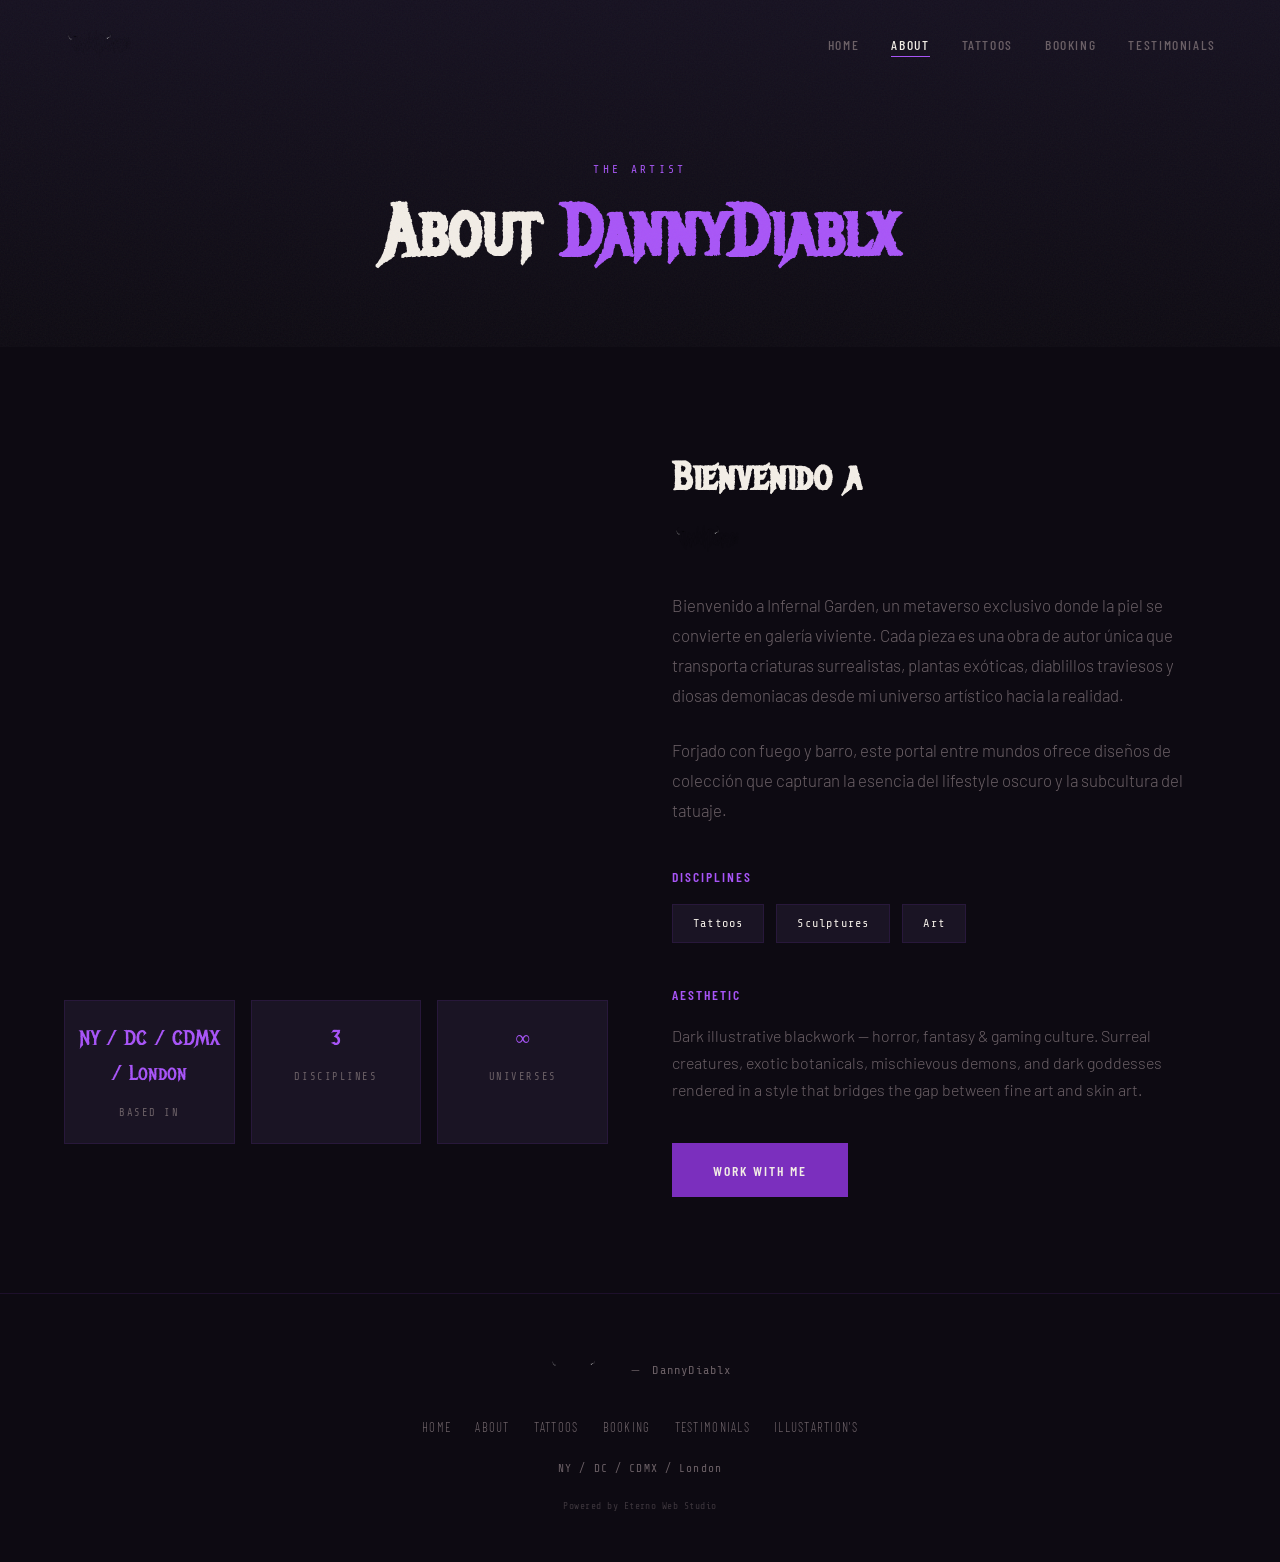
<file: about.html>
<!DOCTYPE html>
<html lang="en">
<head>
  <meta charset="UTF-8">
  <meta name="viewport" content="width=device-width, initial-scale=1.0">
  <title>About — DannyDiablx | Infernal Garden</title>
  <meta name="description" content="Meet DannyDiablx — the artist behind Infernal Garden. Dark illustrative tattoos, sculptures & art in NY / DC / CDMX / London.">
  <link rel="preconnect" href="https://fonts.googleapis.com">
  <link rel="preconnect" href="https://fonts.gstatic.com" crossorigin>
  <link href="https://fonts.googleapis.com/css2?family=Metal+Mania&family=Barlow:wght@300;400;500;600&family=Barlow+Condensed:wght@400;500;600&family=Share+Tech+Mono&display=swap" rel="stylesheet">
  <style>
/* ============================================
   INFERNAL GARDEN — DannyDiablx
   Premium dark gallery aesthetic
   ============================================ */

/* Network Font */
@font-face {
  font-family: 'Network';
  src: url('https://infernalgarden.com/fonts/Network.ttf') format('truetype');
  font-weight: normal;
  font-style: normal;
  font-display: swap;
}

:root {
  --purple: #7B2FBE;
  --purple-dark: #4B1680;
  --purple-light: #A855F7;
  --purple-bg: #6B21A8;
  --cream: #F2EDE6;
  --paper: #E8E2D9;
  --ink: #1a1218;
  --gray: #6b6066;
  --bg: #0D0A12;
  --bg-elevated: #151020;
  --bg-card: #1a1424;
  --border: rgba(123, 47, 190, 0.15);
  --border-hover: rgba(168, 85, 247, 0.3);
  --font-display: 'Network', 'Metal Mania', cursive;
  --font-body: 'Barlow', sans-serif;
  --font-condensed: 'Barlow Condensed', sans-serif;
  --font-mono: 'Share Tech Mono', monospace;
  --transition: 0.3s cubic-bezier(0.25, 0.46, 0.45, 0.94);
  --transition-slow: 0.6s cubic-bezier(0.25, 0.46, 0.45, 0.94);
}

/* Reset */
*, *::before, *::after { margin: 0; padding: 0; box-sizing: border-box; }
html { scroll-behavior: smooth; -webkit-font-smoothing: antialiased; }
body {
  background-image: 
    radial-gradient(ellipse at 20% 50%, rgba(120, 0, 180, 0.08) 0%, transparent 60%),
    radial-gradient(ellipse at 80% 20%, rgba(90, 0, 150, 0.06) 0%, transparent 50%),
    radial-gradient(ellipse at 60% 80%, rgba(150, 0, 200, 0.05) 0%, transparent 55%);
  font-family: var(--font-body);
  font-weight: 300;
  color: var(--cream);
  background: var(--bg);
  line-height: 1.7;
  overflow-x: hidden;
}
img { max-width: 100%; height: auto; display: block; }
a { color: var(--cream); text-decoration: none; transition: color var(--transition); }
a:hover { color: var(--purple-light); }
ul { list-style: none; }

/* Utility */
.container { max-width: 1200px; margin: 0 auto; padding: 0 1.5rem; }
.text-center { text-align: center; }
.text-accent { color: var(--purple-light); }

/* Grain overlay */
.hero-grain, .cta-grain {
  position: absolute; inset: 0;
  background-image: url("data:image/svg+xml,%3Csvg viewBox='0 0 256 256' xmlns='http://www.w3.org/2000/svg'%3E%3Cfilter id='noise'%3E%3CfeTurbulence type='fractalNoise' baseFrequency='0.9' numOctaves='4' stitchTiles='stitch'/%3E%3C/filter%3E%3Crect width='100%25' height='100%25' filter='url(%23noise)' opacity='0.04'/%3E%3C/svg%3E");
  background-repeat: repeat;
  pointer-events: none;
  z-index: 1;
}

/* ============================================
   NAVIGATION
   ============================================ */
.nav {
  position: fixed;
  top: 0; left: 0; right: 0;
  z-index: 1000;
  padding: 1rem 0;
  transition: background var(--transition), padding var(--transition);
}
.nav.scrolled {
  background: rgba(13, 10, 18, 0.95);
  backdrop-filter: blur(20px);
  -webkit-backdrop-filter: blur(20px);
  padding: 0.6rem 0;
  border-bottom: 1px solid var(--border);
}
.nav-inner {
  max-width: 1200px;
  margin: 0 auto;
  padding: 0 1.5rem;
  display: flex;
  align-items: center;
  justify-content: space-between;
}
.nav-brand {
  font-family: var(--font-display);
  font-size: 1.4rem;
  color: var(--cream);
  letter-spacing: 0.02em;
}
.nav-brand:hover { color: var(--purple-light); }
.nav-links {
  display: flex;
  gap: 2rem;
}
.nav-links a {
  font-family: var(--font-condensed);
  font-weight: 500;
  font-size: 0.85rem;
  letter-spacing: 0.12em;
  text-transform: uppercase;
  color: var(--gray);
  position: relative;
  padding: 0.25rem 0;
}
.nav-links a::after {
  content: '';
  position: absolute;
  bottom: 0; left: 0;
  width: 0;
  height: 1px;
  background: var(--purple-light);
  transition: width var(--transition);
}
.nav-links a:hover, .nav-links a.active { color: var(--cream); }
.nav-links a:hover::after, .nav-links a.active::after { width: 100%; }

/* Mobile toggle */
.nav-toggle {
  display: none;
  flex-direction: column;
  gap: 5px;
  background: none;
  border: none;
  cursor: pointer;
  padding: 4px;
}
.nav-toggle span {
  display: block;
  width: 24px;
  height: 2px;
  background: var(--cream);
  transition: var(--transition);
}
.nav-toggle.open span:nth-child(1) { transform: rotate(45deg) translate(5px, 5px); }
.nav-toggle.open span:nth-child(2) { opacity: 0; }
.nav-toggle.open span:nth-child(3) { transform: rotate(-45deg) translate(5px, -5px); }

/* ============================================
   HERO
   ============================================ */
.hero {
  position: relative;
  min-height: 100vh;
  display: flex;
  align-items: center;
  justify-content: center;
  overflow: hidden;
}
.hero-bg {
  position: absolute; inset: 0;
  z-index: 0;
}
.hero-bg img {
  width: 100%; height: 100%;
  object-fit: cover;
  object-position: center top;
  filter: brightness(0.55) saturate(0.9);
  transform: scale(1.02);
}
.hero-overlay {
  position: absolute; inset: 0;
  background: linear-gradient(
    180deg,
    rgba(13,10,18,0.6) 0%,
    rgba(13,10,18,0.3) 40%,
    rgba(13,10,18,0.7) 80%,
    rgba(13,10,18,1) 100%
  );
  z-index: 1;
}
.hero-content {
  position: relative;
  z-index: 2;
  text-align: center;
  padding: 2rem;
}
.hero-title {
  font-family: var(--font-display);
  font-size: clamp(3.5rem, 10vw, 8rem);
  line-height: 0.95;
  letter-spacing: 0.02em;
  color: var(--cream);
  margin-bottom: 0.5rem;
  text-shadow: 0 0 60px rgba(123, 47, 190, 0.3);
}
.hero-subtitle {
  font-family: var(--font-mono);
  font-size: clamp(0.85rem, 2vw, 1.1rem);
  letter-spacing: 0.3em;
  text-transform: uppercase;
  color: var(--purple-light);
  margin-bottom: 1rem;
}
.hero-tagline {
  font-family: var(--font-condensed);
  font-weight: 400;
  font-size: 1rem;
  letter-spacing: 0.2em;
  text-transform: uppercase;
  color: var(--gray);
  margin-bottom: 0.5rem;
}
.hero-location {
  font-family: var(--font-mono);
  font-size: 0.75rem;
  color: var(--gray);
  letter-spacing: 0.15em;
  margin-bottom: 2.5rem;
}
.hero-scroll {
  position: absolute;
  bottom: 2rem;
  left: 50%;
  transform: translateX(-50%);
  z-index: 2;
  display: flex;
  flex-direction: column;
  align-items: center;
  gap: 0.5rem;
}
.hero-scroll span {
  font-family: var(--font-mono);
  font-size: 0.65rem;
  letter-spacing: 0.2em;
  text-transform: uppercase;
  color: var(--gray);
}
.hero-scroll-line {
  width: 1px;
  height: 40px;
  background: linear-gradient(180deg, var(--purple-light), transparent);
  animation: scrollPulse 2s ease-in-out infinite;
}
@keyframes scrollPulse {
  0%, 100% { opacity: 0.3; }
  50% { opacity: 1; }
}

/* ============================================
   BUTTONS
   ============================================ */
.btn {
  display: inline-block;
  font-family: var(--font-condensed);
  font-weight: 600;
  font-size: 0.85rem;
  letter-spacing: 0.15em;
  text-transform: uppercase;
  padding: 0.9rem 2.5rem;
  border: none;
  cursor: pointer;
  transition: all var(--transition);
}
.btn-primary {
  background: var(--purple);
  color: var(--cream);
  border: 1px solid var(--purple);
}
.btn-primary:hover {
  background: var(--purple-light);
  border-color: var(--purple-light);
  color: var(--ink);
  box-shadow: 0 0 30px rgba(168, 85, 247, 0.3);
}
.btn-outline {
  background: transparent;
  color: var(--cream);
  border: 1px solid var(--border-hover);
}
.btn-outline:hover {
  border-color: var(--purple-light);
  color: var(--purple-light);
  box-shadow: 0 0 20px rgba(168, 85, 247, 0.15);
}
.btn-full { width: 100%; text-align: center; }

/* ============================================
   SECTIONS
   ============================================ */
.section { padding: 6rem 0; position: relative; }
.section-label {
  font-family: var(--font-mono);
  font-size: 0.7rem;
  letter-spacing: 0.3em;
  text-transform: uppercase;
  color: var(--purple-light);
  margin-bottom: 1rem;
}
.section-title {
  font-family: var(--font-display);
  font-size: clamp(2rem, 5vw, 3.5rem);
  line-height: 1.1;
  margin-bottom: 1.5rem;
}

/* ============================================
   PAGE HEADER (inner pages)
   ============================================ */
.page-header {
  position: relative;
  padding: 10rem 0 4rem;
  text-align: center;
  background: linear-gradient(180deg, var(--bg-elevated) 0%, var(--bg) 100%);
  overflow: hidden;
}
.page-title {
  font-family: var(--font-display);
  font-size: clamp(2.5rem, 6vw, 4.5rem);
  line-height: 1.05;
  margin-bottom: 0.75rem;
}
.page-subtitle {
  font-family: var(--font-condensed);
  font-weight: 400;
  font-size: 1rem;
  color: var(--gray);
  letter-spacing: 0.1em;
}

/* ============================================
   ABOUT PREVIEW (homepage)
   ============================================ */
.about-preview-grid {
  display: grid;
  grid-template-columns: 1fr 1fr;
  gap: 4rem;
  align-items: center;
}
.about-preview-text h2 {
  font-family: var(--font-display);
  font-size: clamp(1.8rem, 4vw, 2.8rem);
  line-height: 1.15;
  margin-bottom: 1.5rem;
}
.about-preview-text p {
  color: var(--gray);
  margin-bottom: 2rem;
  max-width: 480px;
}
.img-frame {
  position: relative;
  overflow: hidden;
  border: 1px solid var(--border);
}
.img-frame img {
  width: 100%;
  transition: transform var(--transition-slow);
}
.img-frame:hover img { transform: scale(1.03); }

/* ============================================
   ABOUT FULL (about page)
   ============================================ */
.about-full-grid {
  display: grid;
  grid-template-columns: 1fr 1fr;
  gap: 4rem;
  align-items: start;
}
.img-frame--large { aspect-ratio: 3/4; }
.img-frame--large img { width: 100%; height: 100%; object-fit: cover; }
.about-stats {
  display: grid;
  grid-template-columns: repeat(3, 1fr);
  gap: 1rem;
  margin-top: 1.5rem;
}
.stat {
  text-align: center;
  padding: 1.25rem 0.5rem;
  border: 1px solid var(--border);
  background: var(--bg-card);
}
.stat-number {
  display: block;
  font-family: var(--font-display);
  font-size: 1.3rem;
  color: var(--purple-light);
  margin-bottom: 0.25rem;
}
.stat-label {
  font-family: var(--font-mono);
  font-size: 0.65rem;
  letter-spacing: 0.15em;
  text-transform: uppercase;
  color: var(--gray);
}
.about-full-text h2 {
  font-family: var(--font-display);
  font-size: clamp(1.8rem, 4vw, 2.5rem);
  margin-bottom: 1.5rem;
}
.about-bio {
  color: var(--gray);
  margin-bottom: 1.5rem;
  font-size: 1.05rem;
  line-height: 1.8;
}
.about-services, .about-style { margin-top: 2.5rem; }
.about-services h3, .about-style h3 {
  font-family: var(--font-condensed);
  font-weight: 600;
  font-size: 0.85rem;
  letter-spacing: 0.15em;
  text-transform: uppercase;
  color: var(--purple-light);
  margin-bottom: 1rem;
}
.about-style p { color: var(--gray); }
.service-tags { display: flex; gap: 0.75rem; flex-wrap: wrap; }
.tag {
  font-family: var(--font-mono);
  font-size: 0.75rem;
  letter-spacing: 0.1em;
  padding: 0.5rem 1.25rem;
  border: 1px solid var(--border);
  color: var(--cream);
  background: var(--bg-card);
}
.about-full-text .btn { margin-top: 2.5rem; }

/* ============================================
   GALLERY
   ============================================ */
.gallery-grid {
  display: grid;
  grid-template-columns: repeat(3, 1fr);
  gap: 1rem;
}
.gallery-grid--preview .gallery-item { overflow: hidden; border: 1px solid var(--border); }
.gallery-item img {
  width: 100%; height: 100%;
  object-fit: cover;
  aspect-ratio: 1;
  transition: transform var(--transition-slow), filter var(--transition);
  filter: brightness(0.85);
}
.gallery-item:hover img {
  transform: scale(1.06);
  filter: brightness(1);
}

/* Masonry grid */
.masonry-grid {
  columns: 3;
  column-gap: 1rem;
}
.masonry-item {
  break-inside: avoid;
  margin-bottom: 1rem;
  overflow: hidden;
  border: 1px solid var(--border);
  transition: border-color var(--transition);
}
.masonry-item:hover { border-color: var(--border-hover); }
.masonry-item img {
  width: 100%;
  display: block;
  transition: transform var(--transition-slow), filter var(--transition);
  filter: brightness(0.85);
}
.masonry-item:hover img {
  transform: scale(1.04);
  filter: brightness(1);
}

/* ============================================
   CTA SECTION
   ============================================ */
.cta-section {
  padding: 8rem 0;
  background: linear-gradient(180deg, var(--bg) 0%, var(--bg-elevated) 50%, var(--bg) 100%);
  position: relative;
  overflow: hidden;
}
.cta-section--compact { padding: 5rem 0; }
.cta-text {
  color: var(--gray);
  max-width: 500px;
  margin: 0 auto 2.5rem;
  font-size: 1.05rem;
}

/* ============================================
   BOOKING
   ============================================ */
.booking-grid {
  display: grid;
  grid-template-columns: 1fr 1fr;
  gap: 4rem;
  align-items: start;
}
.booking-info h2 {
  font-family: var(--font-display);
  font-size: 1.8rem;
  margin-bottom: 2rem;
}
.booking-steps { margin-bottom: 3rem; }
.step {
  display: flex;
  gap: 1.25rem;
  margin-bottom: 1.75rem;
  align-items: flex-start;
}
.step-number {
  font-family: var(--font-mono);
  font-size: 0.75rem;
  color: var(--purple-light);
  letter-spacing: 0.1em;
  padding-top: 0.15rem;
  flex-shrink: 0;
}
.step h4 {
  font-family: var(--font-condensed);
  font-weight: 600;
  font-size: 1rem;
  letter-spacing: 0.05em;
  margin-bottom: 0.35rem;
}
.step p { color: var(--gray); font-size: 0.9rem; }
.booking-details h3 {
  font-family: var(--font-condensed);
  font-weight: 600;
  font-size: 0.85rem;
  letter-spacing: 0.15em;
  text-transform: uppercase;
  color: var(--purple-light);
  margin-bottom: 0.75rem;
}
.booking-details ul { color: var(--gray); }
.booking-details li { margin-bottom: 0.5rem; font-size: 0.9rem; }
.booking-details strong { color: var(--cream); font-weight: 500; }

/* Form */
.booking-form {
  background: var(--bg-card);
  border: 1px solid var(--border);
  padding: 2.5rem;
}
.form-group { margin-bottom: 1.5rem; }
.form-group label {
  display: block;
  font-family: var(--font-condensed);
  font-weight: 500;
  font-size: 0.8rem;
  letter-spacing: 0.1em;
  text-transform: uppercase;
  color: var(--cream);
  margin-bottom: 0.5rem;
}
.optional { color: var(--gray); font-size: 0.7rem; text-transform: none; letter-spacing: 0; }
.form-group input,
.form-group textarea {
  width: 100%;
  background: var(--bg);
  border: 1px solid var(--border);
  color: var(--cream);
  font-family: var(--font-body);
  font-size: 0.95rem;
  padding: 0.85rem 1rem;
  transition: border-color var(--transition);
  outline: none;
}
.form-group input::placeholder,
.form-group textarea::placeholder { color: var(--gray); opacity: 0.6; }
.form-group input:focus,
.form-group textarea:focus { border-color: var(--purple-light); }
.form-group textarea { resize: vertical; min-height: 120px; }

/* ============================================
   TESTIMONIALS
   ============================================ */
.testimonials-empty {
  text-align: center;
  padding: 4rem 2rem;
  border: 1px solid var(--border);
  background: var(--bg-card);
  max-width: 600px;
  margin: 0 auto;
}
.empty-icon {
  font-size: 2.5rem;
  color: var(--purple-light);
  margin-bottom: 1.5rem;
}
.testimonials-empty h2 {
  font-family: var(--font-display);
  font-size: 1.8rem;
  margin-bottom: 1rem;
  line-height: 1.2;
}
.testimonials-empty p {
  color: var(--gray);
  margin-bottom: 2rem;
  max-width: 400px;
  margin-left: auto;
  margin-right: auto;
}

/* ============================================
   FOOTER
   ============================================ */
.footer {
  padding: 3rem 0;
  border-top: 1px solid var(--border);
  background: var(--bg);
}
.footer-inner {
  display: flex;
  flex-direction: column;
  align-items: center;
  gap: 1.25rem;
  text-align: center;
}
.footer-brand { display: flex; align-items: center; gap: 0.75rem; }
.footer-logo {
  font-family: var(--font-display);
  font-size: 1.1rem;
  color: var(--cream);
}
.footer-dash { color: var(--gray); font-size: 0.8rem; }
.footer-artist {
  font-family: var(--font-mono);
  font-size: 0.75rem;
  color: var(--gray);
  letter-spacing: 0.1em;
}
.footer-nav {
  display: flex;
  gap: 1.5rem;
}
.footer-nav a {
  font-family: var(--font-condensed);
  font-size: 0.8rem;
  letter-spacing: 0.1em;
  text-transform: uppercase;
  color: var(--gray);
}
.footer-nav a:hover { color: var(--purple-light); }
.footer-location {
  font-family: var(--font-mono);
  font-size: 0.7rem;
  color: var(--gray);
  letter-spacing: 0.1em;
}
.footer-powered {
  font-family: var(--font-mono);
  font-size: 0.6rem;
  color: var(--gray);
  opacity: 0.5;
  letter-spacing: 0.05em;
}
.footer-powered a { color: var(--gray); }
.footer-powered a:hover { color: var(--purple-light); opacity: 1; }

/* ============================================
   ANIMATIONS
   ============================================ */
.anim-fade {
  opacity: 1;
  transform: none;
  transition: opacity 0.8s ease, transform 0.8s ease;
}
.anim-fade.visible {
  opacity: 1;
  transform: translateY(0);
}

/* ============================================
   RESPONSIVE
   ============================================ */
@media (max-width: 900px) {
  .about-preview-grid,
  .about-full-grid,
  .booking-grid {
    grid-template-columns: 1fr;
    gap: 2.5rem;
  }
  .gallery-grid { grid-template-columns: repeat(2, 1fr); }
  .masonry-grid { columns: 2; }
}

@media (max-width: 640px) {
  .nav-toggle { display: flex; }
  .nav-links {
    position: fixed;
    top: 0; left: 0; right: 0; bottom: 0;
    background: rgba(13, 10, 18, 0.97);
    backdrop-filter: blur(20px);
    -webkit-backdrop-filter: blur(20px);
    flex-direction: column;
    align-items: center;
    justify-content: center;
    gap: 2rem;
    opacity: 0;
    pointer-events: none;
    transition: opacity var(--transition);
  }
  .nav-links.open {
    opacity: 1;
    pointer-events: auto;
  }
  .nav-links a { font-size: 1.2rem; color: var(--cream); }

  .section { padding: 4rem 0; }
  .page-header { padding: 8rem 0 3rem; }
  .gallery-grid { grid-template-columns: repeat(2, 1fr); gap: 0.5rem; }
  .masonry-grid { columns: 1; }
  .booking-form { padding: 1.5rem; }
  .about-stats { grid-template-columns: repeat(3, 1fr); gap: 0.5rem; }
  .hero-title { font-size: clamp(2.8rem, 12vw, 4.5rem); }
  .cta-section { padding: 5rem 0; }
}

</style>
</head>
<body>

  <!-- Nav -->
  <nav class="nav" id="nav">
    <div class="nav-inner">
      <a href="index.html" class="nav-brand"><img src="img/logo.png" alt="Danny Diablo" style="height:55px;width:auto;display:block;mix-blend-mode:screen;"></a>
      <button class="nav-toggle" id="navToggle" aria-label="Menu">
        <span></span><span></span><span></span>
      </button>
      <ul class="nav-links" id="navLinks">
        <li><a href="index.html">Home</a></li>
        <li><a href="about.html" class="active">About</a></li>
        <li><a href="tattoos.html">Tattoos</a></li>
        <li><a href="booking.html">Booking</a></li>
        <li><a href="testimonials.html">Testimonials</a></li>
      </ul>
    </div>
  </nav>

  <!-- Page Header -->
  <header class="page-header">
    <div class="hero-grain"></div>
    <div class="container">
      <div class="section-label anim-fade">The Artist</div>
      <h1 class="page-title anim-fade">About <span class="text-accent">DannyDiablx</span></h1>
    </div>
  </header>

  <!-- About Content -->
  <section class="section about-full">
    <div class="container">
      <div class="about-full-grid">
        <div class="about-full-image anim-fade">
          <div class="img-frame img-frame--large" style="background:none;border:none;max-width:400px;margin:0 auto;display:flex;align-items:center;justify-content:center;">
            <video autoplay muted loop playsinline preload="auto" style="width:100%;max-width:400px;border-radius:12px;display:block;">
              <source src="video/danny_reel.mp4" type="video/mp4">
            </video>
          </div>
          <div class="about-stats">
            <div class="stat anim-fade">
              <span class="stat-number">NY / DC / CDMX / London</span>
              <span class="stat-label">Based In</span>
            </div>
            <div class="stat anim-fade">
              <span class="stat-number">3</span>
              <span class="stat-label">Disciplines</span>
            </div>
            <div class="stat anim-fade">
              <span class="stat-number">∞</span>
              <span class="stat-label">Universes</span>
            </div>
          </div>
        </div>
        <div class="about-full-text anim-fade">
          <h2>Bienvenido a <span class="text-accent"><img src="img/logo.png" alt="Danny Diablo" style="height:55px;width:auto;display:block;mix-blend-mode:screen;"></span></h2>
          <p class="about-bio">Bienvenido a Infernal Garden, un metaverso exclusivo donde la piel se convierte en galería viviente. Cada pieza es una obra de autor única que transporta criaturas surrealistas, plantas exóticas, diablillos traviesos y diosas demoniacas desde mi universo artístico hacia la realidad.</p>
          <p class="about-bio">Forjado con fuego y barro, este portal entre mundos ofrece diseños de colección que capturan la esencia del lifestyle oscuro y la subcultura del tatuaje.</p>

          <div class="about-services">
            <h3>Disciplines</h3>
            <div class="service-tags">
              <span class="tag">Tattoos</span>
              <span class="tag">Sculptures</span>
              <span class="tag">Art</span>
            </div>
          </div>

          <div class="about-style">
            <h3>Aesthetic</h3>
            <p>Dark illustrative blackwork — horror, fantasy & gaming culture. Surreal creatures, exotic botanicals, mischievous demons, and dark goddesses rendered in a style that bridges the gap between fine art and skin art.</p>
          </div>

          <a href="booking.html" class="btn btn-primary">Work With Me</a>
        </div>
      </div>
    </div>
  </section>

  <!-- Footer -->
  <footer class="footer">
    <div class="container">
      <div class="footer-inner">
        <div class="footer-brand">
          <span class="footer-logo"><img src="img/logo.png" alt="Danny Diablo" style="height:55px;width:auto;display:block;mix-blend-mode:screen;"></span>
          <span class="footer-dash">—</span>
          <span class="footer-artist">DannyDiablx</span>
        </div>
        <nav class="footer-nav">
          <a href="index.html">Home</a>
          <a href="about.html">About</a>
          <a href="tattoos.html">Tattoos</a>
          <a href="booking.html">Booking</a>
          <a href="testimonials.html">Testimonials</a>
<a href="illustartion-s.html" data-en="ILLUSTARTION'S" data-es="ILLUSTARTION'S">ILLUSTARTION'S</a>
        </nav>
        <p class="footer-location">NY / DC / CDMX / London</p>
        <p class="footer-powered">Powered by <a href="https://eternowebstudio.com" target="_blank" rel="noopener">Eterno Web Studio</a></p>
      </div>
    </div>
  </footer>

  <script src="main.js"></script>
</body>
</html>
</file>
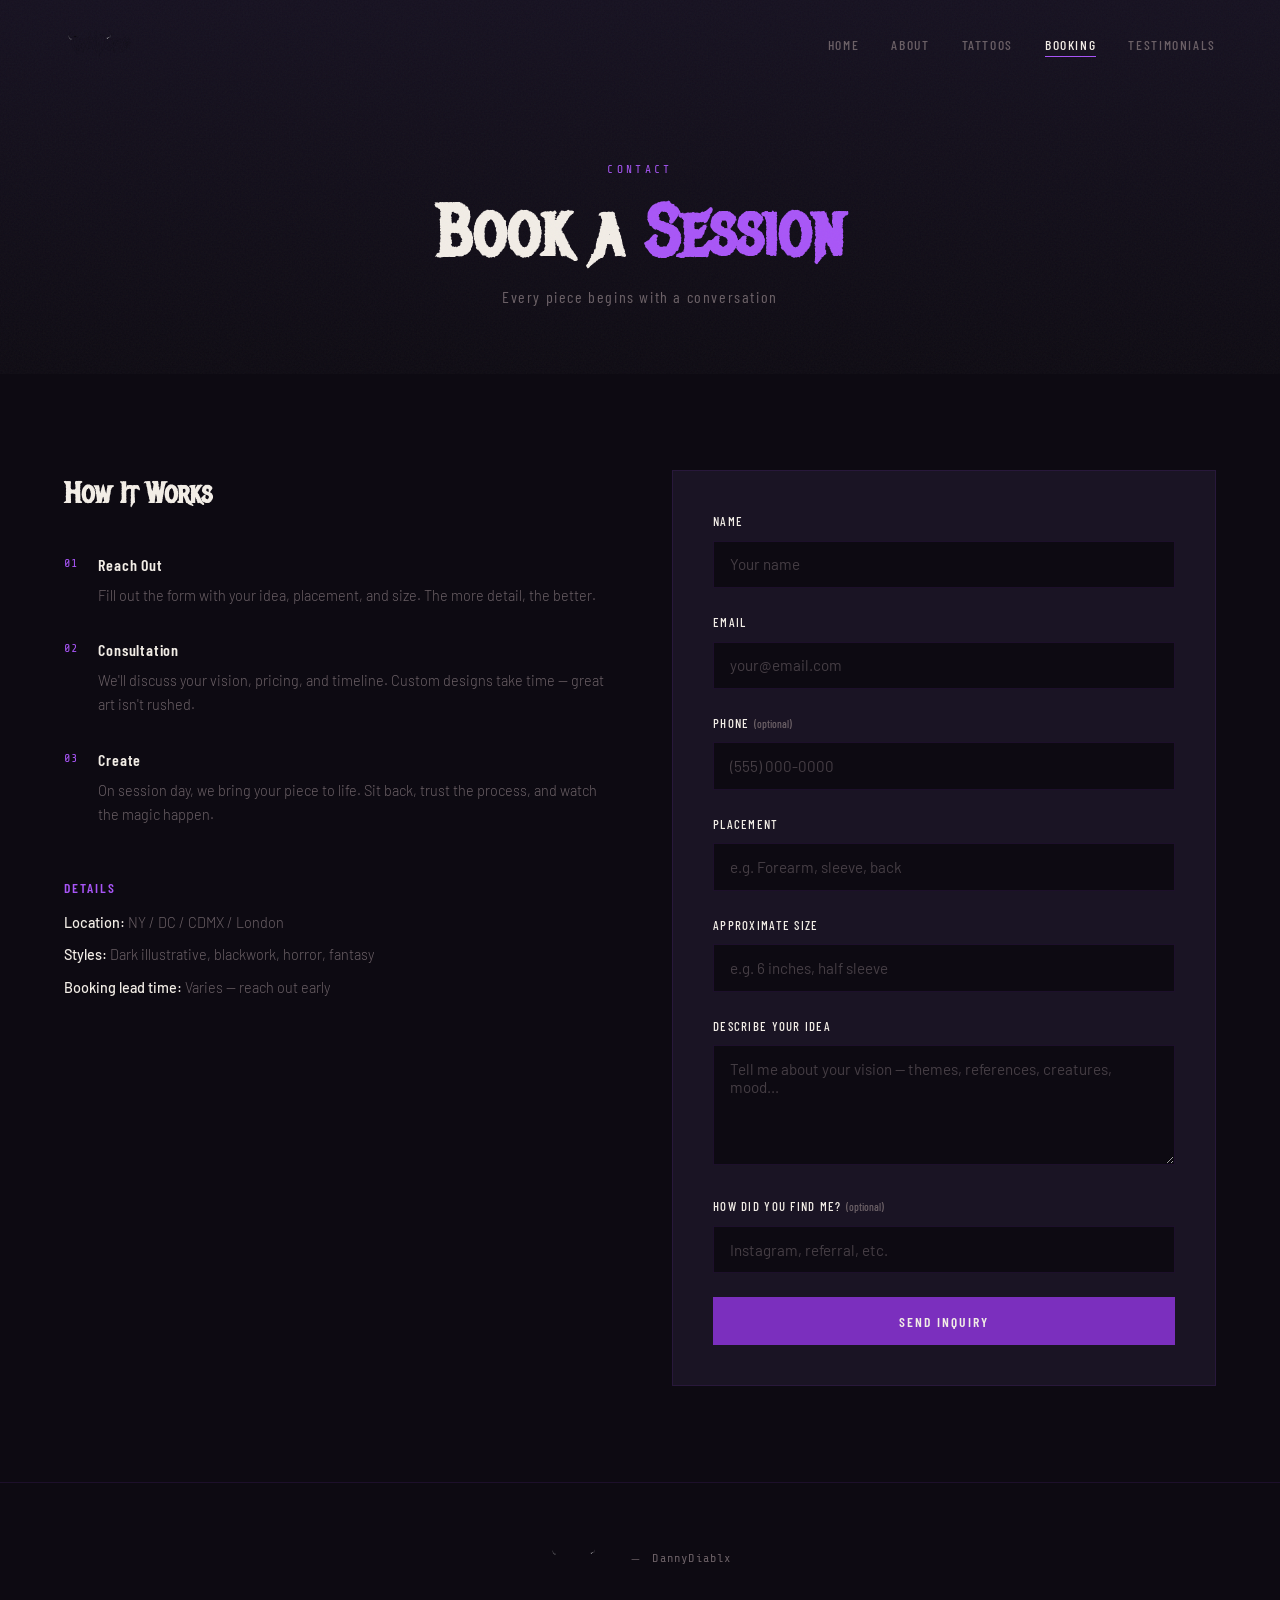
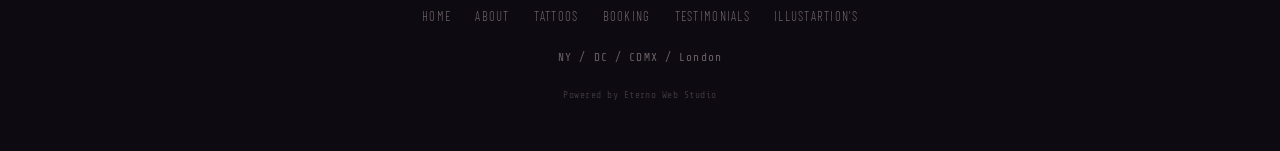
<file: booking.html>
<!DOCTYPE html>
<html lang="en">
<head>
  <meta charset="UTF-8">
  <meta name="viewport" content="width=device-width, initial-scale=1.0">
  <title>Booking — DannyDiablx | Infernal Garden</title>
  <meta name="description" content="Book a tattoo session with DannyDiablx at Infernal Garden in NY / DC / CDMX / London.">
  <link rel="preconnect" href="https://fonts.googleapis.com">
  <link rel="preconnect" href="https://fonts.gstatic.com" crossorigin>
  <link href="https://fonts.googleapis.com/css2?family=Metal+Mania&family=Barlow:wght@300;400;500;600&family=Barlow+Condensed:wght@400;500;600&family=Share+Tech+Mono&display=swap" rel="stylesheet">
  <style>
/* ============================================
   INFERNAL GARDEN — DannyDiablx
   Premium dark gallery aesthetic
   ============================================ */

/* Network Font */
@font-face {
  font-family: 'Network';
  src: url('https://infernalgarden.com/fonts/Network.ttf') format('truetype');
  font-weight: normal;
  font-style: normal;
  font-display: swap;
}

:root {
  --purple: #7B2FBE;
  --purple-dark: #4B1680;
  --purple-light: #A855F7;
  --purple-bg: #6B21A8;
  --cream: #F2EDE6;
  --paper: #E8E2D9;
  --ink: #1a1218;
  --gray: #6b6066;
  --bg: #0D0A12;
  --bg-elevated: #151020;
  --bg-card: #1a1424;
  --border: rgba(123, 47, 190, 0.15);
  --border-hover: rgba(168, 85, 247, 0.3);
  --font-display: 'Network', 'Metal Mania', cursive;
  --font-body: 'Barlow', sans-serif;
  --font-condensed: 'Barlow Condensed', sans-serif;
  --font-mono: 'Share Tech Mono', monospace;
  --transition: 0.3s cubic-bezier(0.25, 0.46, 0.45, 0.94);
  --transition-slow: 0.6s cubic-bezier(0.25, 0.46, 0.45, 0.94);
}

/* Reset */
*, *::before, *::after { margin: 0; padding: 0; box-sizing: border-box; }
html { scroll-behavior: smooth; -webkit-font-smoothing: antialiased; }
body {
  background-image: 
    radial-gradient(ellipse at 20% 50%, rgba(120, 0, 180, 0.08) 0%, transparent 60%),
    radial-gradient(ellipse at 80% 20%, rgba(90, 0, 150, 0.06) 0%, transparent 50%),
    radial-gradient(ellipse at 60% 80%, rgba(150, 0, 200, 0.05) 0%, transparent 55%);
  font-family: var(--font-body);
  font-weight: 300;
  color: var(--cream);
  background: var(--bg);
  line-height: 1.7;
  overflow-x: hidden;
}
img { max-width: 100%; height: auto; display: block; }
a { color: var(--cream); text-decoration: none; transition: color var(--transition); }
a:hover { color: var(--purple-light); }
ul { list-style: none; }

/* Utility */
.container { max-width: 1200px; margin: 0 auto; padding: 0 1.5rem; }
.text-center { text-align: center; }
.text-accent { color: var(--purple-light); }

/* Grain overlay */
.hero-grain, .cta-grain {
  position: absolute; inset: 0;
  background-image: url("data:image/svg+xml,%3Csvg viewBox='0 0 256 256' xmlns='http://www.w3.org/2000/svg'%3E%3Cfilter id='noise'%3E%3CfeTurbulence type='fractalNoise' baseFrequency='0.9' numOctaves='4' stitchTiles='stitch'/%3E%3C/filter%3E%3Crect width='100%25' height='100%25' filter='url(%23noise)' opacity='0.04'/%3E%3C/svg%3E");
  background-repeat: repeat;
  pointer-events: none;
  z-index: 1;
}

/* ============================================
   NAVIGATION
   ============================================ */
.nav {
  position: fixed;
  top: 0; left: 0; right: 0;
  z-index: 1000;
  padding: 1rem 0;
  transition: background var(--transition), padding var(--transition);
}
.nav.scrolled {
  background: rgba(13, 10, 18, 0.95);
  backdrop-filter: blur(20px);
  -webkit-backdrop-filter: blur(20px);
  padding: 0.6rem 0;
  border-bottom: 1px solid var(--border);
}
.nav-inner {
  max-width: 1200px;
  margin: 0 auto;
  padding: 0 1.5rem;
  display: flex;
  align-items: center;
  justify-content: space-between;
}
.nav-brand {
  font-family: var(--font-display);
  font-size: 1.4rem;
  color: var(--cream);
  letter-spacing: 0.02em;
}
.nav-brand:hover { color: var(--purple-light); }
.nav-links {
  display: flex;
  gap: 2rem;
}
.nav-links a {
  font-family: var(--font-condensed);
  font-weight: 500;
  font-size: 0.85rem;
  letter-spacing: 0.12em;
  text-transform: uppercase;
  color: var(--gray);
  position: relative;
  padding: 0.25rem 0;
}
.nav-links a::after {
  content: '';
  position: absolute;
  bottom: 0; left: 0;
  width: 0;
  height: 1px;
  background: var(--purple-light);
  transition: width var(--transition);
}
.nav-links a:hover, .nav-links a.active { color: var(--cream); }
.nav-links a:hover::after, .nav-links a.active::after { width: 100%; }

/* Mobile toggle */
.nav-toggle {
  display: none;
  flex-direction: column;
  gap: 5px;
  background: none;
  border: none;
  cursor: pointer;
  padding: 4px;
}
.nav-toggle span {
  display: block;
  width: 24px;
  height: 2px;
  background: var(--cream);
  transition: var(--transition);
}
.nav-toggle.open span:nth-child(1) { transform: rotate(45deg) translate(5px, 5px); }
.nav-toggle.open span:nth-child(2) { opacity: 0; }
.nav-toggle.open span:nth-child(3) { transform: rotate(-45deg) translate(5px, -5px); }

/* ============================================
   HERO
   ============================================ */
.hero {
  position: relative;
  min-height: 100vh;
  display: flex;
  align-items: center;
  justify-content: center;
  overflow: hidden;
}
.hero-bg {
  position: absolute; inset: 0;
  z-index: 0;
}
.hero-bg img {
  width: 100%; height: 100%;
  object-fit: cover;
  object-position: center top;
  filter: brightness(0.55) saturate(0.9);
  transform: scale(1.02);
}
.hero-overlay {
  position: absolute; inset: 0;
  background: linear-gradient(
    180deg,
    rgba(13,10,18,0.6) 0%,
    rgba(13,10,18,0.3) 40%,
    rgba(13,10,18,0.7) 80%,
    rgba(13,10,18,1) 100%
  );
  z-index: 1;
}
.hero-content {
  position: relative;
  z-index: 2;
  text-align: center;
  padding: 2rem;
}
.hero-title {
  font-family: var(--font-display);
  font-size: clamp(3.5rem, 10vw, 8rem);
  line-height: 0.95;
  letter-spacing: 0.02em;
  color: var(--cream);
  margin-bottom: 0.5rem;
  text-shadow: 0 0 60px rgba(123, 47, 190, 0.3);
}
.hero-subtitle {
  font-family: var(--font-mono);
  font-size: clamp(0.85rem, 2vw, 1.1rem);
  letter-spacing: 0.3em;
  text-transform: uppercase;
  color: var(--purple-light);
  margin-bottom: 1rem;
}
.hero-tagline {
  font-family: var(--font-condensed);
  font-weight: 400;
  font-size: 1rem;
  letter-spacing: 0.2em;
  text-transform: uppercase;
  color: var(--gray);
  margin-bottom: 0.5rem;
}
.hero-location {
  font-family: var(--font-mono);
  font-size: 0.75rem;
  color: var(--gray);
  letter-spacing: 0.15em;
  margin-bottom: 2.5rem;
}
.hero-scroll {
  position: absolute;
  bottom: 2rem;
  left: 50%;
  transform: translateX(-50%);
  z-index: 2;
  display: flex;
  flex-direction: column;
  align-items: center;
  gap: 0.5rem;
}
.hero-scroll span {
  font-family: var(--font-mono);
  font-size: 0.65rem;
  letter-spacing: 0.2em;
  text-transform: uppercase;
  color: var(--gray);
}
.hero-scroll-line {
  width: 1px;
  height: 40px;
  background: linear-gradient(180deg, var(--purple-light), transparent);
  animation: scrollPulse 2s ease-in-out infinite;
}
@keyframes scrollPulse {
  0%, 100% { opacity: 0.3; }
  50% { opacity: 1; }
}

/* ============================================
   BUTTONS
   ============================================ */
.btn {
  display: inline-block;
  font-family: var(--font-condensed);
  font-weight: 600;
  font-size: 0.85rem;
  letter-spacing: 0.15em;
  text-transform: uppercase;
  padding: 0.9rem 2.5rem;
  border: none;
  cursor: pointer;
  transition: all var(--transition);
}
.btn-primary {
  background: var(--purple);
  color: var(--cream);
  border: 1px solid var(--purple);
}
.btn-primary:hover {
  background: var(--purple-light);
  border-color: var(--purple-light);
  color: var(--ink);
  box-shadow: 0 0 30px rgba(168, 85, 247, 0.3);
}
.btn-outline {
  background: transparent;
  color: var(--cream);
  border: 1px solid var(--border-hover);
}
.btn-outline:hover {
  border-color: var(--purple-light);
  color: var(--purple-light);
  box-shadow: 0 0 20px rgba(168, 85, 247, 0.15);
}
.btn-full { width: 100%; text-align: center; }

/* ============================================
   SECTIONS
   ============================================ */
.section { padding: 6rem 0; position: relative; }
.section-label {
  font-family: var(--font-mono);
  font-size: 0.7rem;
  letter-spacing: 0.3em;
  text-transform: uppercase;
  color: var(--purple-light);
  margin-bottom: 1rem;
}
.section-title {
  font-family: var(--font-display);
  font-size: clamp(2rem, 5vw, 3.5rem);
  line-height: 1.1;
  margin-bottom: 1.5rem;
}

/* ============================================
   PAGE HEADER (inner pages)
   ============================================ */
.page-header {
  position: relative;
  padding: 10rem 0 4rem;
  text-align: center;
  background: linear-gradient(180deg, var(--bg-elevated) 0%, var(--bg) 100%);
  overflow: hidden;
}
.page-title {
  font-family: var(--font-display);
  font-size: clamp(2.5rem, 6vw, 4.5rem);
  line-height: 1.05;
  margin-bottom: 0.75rem;
}
.page-subtitle {
  font-family: var(--font-condensed);
  font-weight: 400;
  font-size: 1rem;
  color: var(--gray);
  letter-spacing: 0.1em;
}

/* ============================================
   ABOUT PREVIEW (homepage)
   ============================================ */
.about-preview-grid {
  display: grid;
  grid-template-columns: 1fr 1fr;
  gap: 4rem;
  align-items: center;
}
.about-preview-text h2 {
  font-family: var(--font-display);
  font-size: clamp(1.8rem, 4vw, 2.8rem);
  line-height: 1.15;
  margin-bottom: 1.5rem;
}
.about-preview-text p {
  color: var(--gray);
  margin-bottom: 2rem;
  max-width: 480px;
}
.img-frame {
  position: relative;
  overflow: hidden;
  border: 1px solid var(--border);
}
.img-frame img {
  width: 100%;
  transition: transform var(--transition-slow);
}
.img-frame:hover img { transform: scale(1.03); }

/* ============================================
   ABOUT FULL (about page)
   ============================================ */
.about-full-grid {
  display: grid;
  grid-template-columns: 1fr 1fr;
  gap: 4rem;
  align-items: start;
}
.img-frame--large { aspect-ratio: 3/4; }
.img-frame--large img { width: 100%; height: 100%; object-fit: cover; }
.about-stats {
  display: grid;
  grid-template-columns: repeat(3, 1fr);
  gap: 1rem;
  margin-top: 1.5rem;
}
.stat {
  text-align: center;
  padding: 1.25rem 0.5rem;
  border: 1px solid var(--border);
  background: var(--bg-card);
}
.stat-number {
  display: block;
  font-family: var(--font-display);
  font-size: 1.3rem;
  color: var(--purple-light);
  margin-bottom: 0.25rem;
}
.stat-label {
  font-family: var(--font-mono);
  font-size: 0.65rem;
  letter-spacing: 0.15em;
  text-transform: uppercase;
  color: var(--gray);
}
.about-full-text h2 {
  font-family: var(--font-display);
  font-size: clamp(1.8rem, 4vw, 2.5rem);
  margin-bottom: 1.5rem;
}
.about-bio {
  color: var(--gray);
  margin-bottom: 1.5rem;
  font-size: 1.05rem;
  line-height: 1.8;
}
.about-services, .about-style { margin-top: 2.5rem; }
.about-services h3, .about-style h3 {
  font-family: var(--font-condensed);
  font-weight: 600;
  font-size: 0.85rem;
  letter-spacing: 0.15em;
  text-transform: uppercase;
  color: var(--purple-light);
  margin-bottom: 1rem;
}
.about-style p { color: var(--gray); }
.service-tags { display: flex; gap: 0.75rem; flex-wrap: wrap; }
.tag {
  font-family: var(--font-mono);
  font-size: 0.75rem;
  letter-spacing: 0.1em;
  padding: 0.5rem 1.25rem;
  border: 1px solid var(--border);
  color: var(--cream);
  background: var(--bg-card);
}
.about-full-text .btn { margin-top: 2.5rem; }

/* ============================================
   GALLERY
   ============================================ */
.gallery-grid {
  display: grid;
  grid-template-columns: repeat(3, 1fr);
  gap: 1rem;
}
.gallery-grid--preview .gallery-item { overflow: hidden; border: 1px solid var(--border); }
.gallery-item img {
  width: 100%; height: 100%;
  object-fit: cover;
  aspect-ratio: 1;
  transition: transform var(--transition-slow), filter var(--transition);
  filter: brightness(0.85);
}
.gallery-item:hover img {
  transform: scale(1.06);
  filter: brightness(1);
}

/* Masonry grid */
.masonry-grid {
  columns: 3;
  column-gap: 1rem;
}
.masonry-item {
  break-inside: avoid;
  margin-bottom: 1rem;
  overflow: hidden;
  border: 1px solid var(--border);
  transition: border-color var(--transition);
}
.masonry-item:hover { border-color: var(--border-hover); }
.masonry-item img {
  width: 100%;
  display: block;
  transition: transform var(--transition-slow), filter var(--transition);
  filter: brightness(0.85);
}
.masonry-item:hover img {
  transform: scale(1.04);
  filter: brightness(1);
}

/* ============================================
   CTA SECTION
   ============================================ */
.cta-section {
  padding: 8rem 0;
  background: linear-gradient(180deg, var(--bg) 0%, var(--bg-elevated) 50%, var(--bg) 100%);
  position: relative;
  overflow: hidden;
}
.cta-section--compact { padding: 5rem 0; }
.cta-text {
  color: var(--gray);
  max-width: 500px;
  margin: 0 auto 2.5rem;
  font-size: 1.05rem;
}

/* ============================================
   BOOKING
   ============================================ */
.booking-grid {
  display: grid;
  grid-template-columns: 1fr 1fr;
  gap: 4rem;
  align-items: start;
}
.booking-info h2 {
  font-family: var(--font-display);
  font-size: 1.8rem;
  margin-bottom: 2rem;
}
.booking-steps { margin-bottom: 3rem; }
.step {
  display: flex;
  gap: 1.25rem;
  margin-bottom: 1.75rem;
  align-items: flex-start;
}
.step-number {
  font-family: var(--font-mono);
  font-size: 0.75rem;
  color: var(--purple-light);
  letter-spacing: 0.1em;
  padding-top: 0.15rem;
  flex-shrink: 0;
}
.step h4 {
  font-family: var(--font-condensed);
  font-weight: 600;
  font-size: 1rem;
  letter-spacing: 0.05em;
  margin-bottom: 0.35rem;
}
.step p { color: var(--gray); font-size: 0.9rem; }
.booking-details h3 {
  font-family: var(--font-condensed);
  font-weight: 600;
  font-size: 0.85rem;
  letter-spacing: 0.15em;
  text-transform: uppercase;
  color: var(--purple-light);
  margin-bottom: 0.75rem;
}
.booking-details ul { color: var(--gray); }
.booking-details li { margin-bottom: 0.5rem; font-size: 0.9rem; }
.booking-details strong { color: var(--cream); font-weight: 500; }

/* Form */
.booking-form {
  background: var(--bg-card);
  border: 1px solid var(--border);
  padding: 2.5rem;
}
.form-group { margin-bottom: 1.5rem; }
.form-group label {
  display: block;
  font-family: var(--font-condensed);
  font-weight: 500;
  font-size: 0.8rem;
  letter-spacing: 0.1em;
  text-transform: uppercase;
  color: var(--cream);
  margin-bottom: 0.5rem;
}
.optional { color: var(--gray); font-size: 0.7rem; text-transform: none; letter-spacing: 0; }
.form-group input,
.form-group textarea {
  width: 100%;
  background: var(--bg);
  border: 1px solid var(--border);
  color: var(--cream);
  font-family: var(--font-body);
  font-size: 0.95rem;
  padding: 0.85rem 1rem;
  transition: border-color var(--transition);
  outline: none;
}
.form-group input::placeholder,
.form-group textarea::placeholder { color: var(--gray); opacity: 0.6; }
.form-group input:focus,
.form-group textarea:focus { border-color: var(--purple-light); }
.form-group textarea { resize: vertical; min-height: 120px; }

/* ============================================
   TESTIMONIALS
   ============================================ */
.testimonials-empty {
  text-align: center;
  padding: 4rem 2rem;
  border: 1px solid var(--border);
  background: var(--bg-card);
  max-width: 600px;
  margin: 0 auto;
}
.empty-icon {
  font-size: 2.5rem;
  color: var(--purple-light);
  margin-bottom: 1.5rem;
}
.testimonials-empty h2 {
  font-family: var(--font-display);
  font-size: 1.8rem;
  margin-bottom: 1rem;
  line-height: 1.2;
}
.testimonials-empty p {
  color: var(--gray);
  margin-bottom: 2rem;
  max-width: 400px;
  margin-left: auto;
  margin-right: auto;
}

/* ============================================
   FOOTER
   ============================================ */
.footer {
  padding: 3rem 0;
  border-top: 1px solid var(--border);
  background: var(--bg);
}
.footer-inner {
  display: flex;
  flex-direction: column;
  align-items: center;
  gap: 1.25rem;
  text-align: center;
}
.footer-brand { display: flex; align-items: center; gap: 0.75rem; }
.footer-logo {
  font-family: var(--font-display);
  font-size: 1.1rem;
  color: var(--cream);
}
.footer-dash { color: var(--gray); font-size: 0.8rem; }
.footer-artist {
  font-family: var(--font-mono);
  font-size: 0.75rem;
  color: var(--gray);
  letter-spacing: 0.1em;
}
.footer-nav {
  display: flex;
  gap: 1.5rem;
}
.footer-nav a {
  font-family: var(--font-condensed);
  font-size: 0.8rem;
  letter-spacing: 0.1em;
  text-transform: uppercase;
  color: var(--gray);
}
.footer-nav a:hover { color: var(--purple-light); }
.footer-location {
  font-family: var(--font-mono);
  font-size: 0.7rem;
  color: var(--gray);
  letter-spacing: 0.1em;
}
.footer-powered {
  font-family: var(--font-mono);
  font-size: 0.6rem;
  color: var(--gray);
  opacity: 0.5;
  letter-spacing: 0.05em;
}
.footer-powered a { color: var(--gray); }
.footer-powered a:hover { color: var(--purple-light); opacity: 1; }

/* ============================================
   ANIMATIONS
   ============================================ */
.anim-fade {
  opacity: 1;
  transform: none;
  transition: opacity 0.8s ease, transform 0.8s ease;
}
.anim-fade.visible {
  opacity: 1;
  transform: translateY(0);
}

/* ============================================
   RESPONSIVE
   ============================================ */
@media (max-width: 900px) {
  .about-preview-grid,
  .about-full-grid,
  .booking-grid {
    grid-template-columns: 1fr;
    gap: 2.5rem;
  }
  .gallery-grid { grid-template-columns: repeat(2, 1fr); }
  .masonry-grid { columns: 2; }
}

@media (max-width: 640px) {
  .nav-toggle { display: flex; }
  .nav-links {
    position: fixed;
    top: 0; left: 0; right: 0; bottom: 0;
    background: rgba(13, 10, 18, 0.97);
    backdrop-filter: blur(20px);
    -webkit-backdrop-filter: blur(20px);
    flex-direction: column;
    align-items: center;
    justify-content: center;
    gap: 2rem;
    opacity: 0;
    pointer-events: none;
    transition: opacity var(--transition);
  }
  .nav-links.open {
    opacity: 1;
    pointer-events: auto;
  }
  .nav-links a { font-size: 1.2rem; color: var(--cream); }

  .section { padding: 4rem 0; }
  .page-header { padding: 8rem 0 3rem; }
  .gallery-grid { grid-template-columns: repeat(2, 1fr); gap: 0.5rem; }
  .masonry-grid { columns: 1; }
  .booking-form { padding: 1.5rem; }
  .about-stats { grid-template-columns: repeat(3, 1fr); gap: 0.5rem; }
  .hero-title { font-size: clamp(2.8rem, 12vw, 4.5rem); }
  .cta-section { padding: 5rem 0; }
}

</style>
</head>
<body>

  <!-- Nav -->
  <nav class="nav" id="nav">
    <div class="nav-inner">
      <a href="index.html" class="nav-brand"><img src="img/logo.png" alt="Danny Diablo" style="height:55px;width:auto;display:block;mix-blend-mode:screen;"></a>
      <button class="nav-toggle" id="navToggle" aria-label="Menu">
        <span></span><span></span><span></span>
      </button>
      <ul class="nav-links" id="navLinks">
        <li><a href="index.html">Home</a></li>
        <li><a href="about.html">About</a></li>
        <li><a href="tattoos.html">Tattoos</a></li>
        <li><a href="booking.html" class="active">Booking</a></li>
        <li><a href="testimonials.html">Testimonials</a></li>
      </ul>
    </div>
  </nav>

  <!-- Page Header -->
  <header class="page-header">
    <div class="hero-grain"></div>
    <div class="container">
      <div class="section-label anim-fade">Contact</div>
      <h1 class="page-title anim-fade">Book a <span class="text-accent">Session</span></h1>
      <p class="page-subtitle anim-fade">Every piece begins with a conversation</p>
    </div>
  </header>

  <!-- Booking Form -->
  <section class="section booking-section">
    <div class="container">
      <div class="booking-grid">
        <div class="booking-info anim-fade">
          <h2>How It Works</h2>
          <div class="booking-steps">
            <div class="step">
              <span class="step-number">01</span>
              <div>
                <h4>Reach Out</h4>
                <p>Fill out the form with your idea, placement, and size. The more detail, the better.</p>
              </div>
            </div>
            <div class="step">
              <span class="step-number">02</span>
              <div>
                <h4>Consultation</h4>
                <p>We'll discuss your vision, pricing, and timeline. Custom designs take time — great art isn't rushed.</p>
              </div>
            </div>
            <div class="step">
              <span class="step-number">03</span>
              <div>
                <h4>Create</h4>
                <p>On session day, we bring your piece to life. Sit back, trust the process, and watch the magic happen.</p>
              </div>
            </div>
          </div>

          <div class="booking-details">
            <h3>Details</h3>
            <ul>
              <li><strong>Location:</strong> NY / DC / CDMX / London</li>
              <li><strong>Styles:</strong> Dark illustrative, blackwork, horror, fantasy</li>
              <li><strong>Booking lead time:</strong> Varies — reach out early</li>
            </ul>
          </div>
        </div>

        <form class="booking-form anim-fade" onsubmit="handleBooking(event)">
          <div class="form-group">
            <label for="name">Name</label>
            <input type="text" id="name" name="name" required placeholder="Your name">
          </div>
          <div class="form-group">
            <label for="email">Email</label>
            <input type="email" id="email" name="email" required placeholder="your@email.com">
          </div>
          <div class="form-group">
            <label for="phone">Phone <span class="optional">(optional)</span></label>
            <input type="tel" id="phone" name="phone" placeholder="(555) 000-0000">
          </div>
          <div class="form-group">
            <label for="placement">Placement</label>
            <input type="text" id="placement" name="placement" placeholder="e.g. Forearm, sleeve, back">
          </div>
          <div class="form-group">
            <label for="size">Approximate Size</label>
            <input type="text" id="size" name="size" placeholder="e.g. 6 inches, half sleeve">
          </div>
          <div class="form-group">
            <label for="description">Describe Your Idea</label>
            <textarea id="description" name="description" rows="5" required placeholder="Tell me about your vision — themes, references, creatures, mood..."></textarea>
          </div>
          <div class="form-group">
            <label for="referral">How Did You Find Me? <span class="optional">(optional)</span></label>
            <input type="text" id="referral" name="referral" placeholder="Instagram, referral, etc.">
          </div>
          <button type="submit" class="btn btn-primary btn-full">Send Inquiry</button>
        </form>
      </div>
    </div>
  </section>

  <!-- Footer -->
  <footer class="footer">
    <div class="container">
      <div class="footer-inner">
        <div class="footer-brand">
          <span class="footer-logo"><img src="img/logo.png" alt="Danny Diablo" style="height:55px;width:auto;display:block;mix-blend-mode:screen;"></span>
          <span class="footer-dash">—</span>
          <span class="footer-artist">DannyDiablx</span>
        </div>
        <nav class="footer-nav">
          <a href="index.html">Home</a>
          <a href="about.html">About</a>
          <a href="tattoos.html">Tattoos</a>
          <a href="booking.html">Booking</a>
          <a href="testimonials.html">Testimonials</a>
<a href="illustartion-s.html" data-en="ILLUSTARTION'S" data-es="ILLUSTARTION'S">ILLUSTARTION'S</a>
        </nav>
        <p class="footer-location">NY / DC / CDMX / London</p>
        <p class="footer-powered">Powered by <a href="https://eternowebstudio.com" target="_blank" rel="noopener">Eterno Web Studio</a></p>
      </div>
    </div>
  </footer>

  <script src="main.js"></script>

  <script>
  async function handleBooking(e) {
    e.preventDefault();
    var btn = e.target.querySelector('button[type="submit"]');
    var origText = btn.textContent;
    btn.disabled = true;
    btn.textContent = 'Sending...';
    try {
      var name = document.getElementById('name').value.trim();
      var email = document.getElementById('email').value.trim();
      var phone = (document.getElementById('phone') || {}).value || '';
      var service = (document.getElementById('placement') || {}).value || '';
      var size = (document.getElementById('size') || {}).value || '';
      var description = document.getElementById('description').value.trim();
      var referral = (document.getElementById('referral') || {}).value || '';
      var message = description + (size ? '\nSize: ' + size : '') + (referral ? '\nReferral: ' + referral : '');
      if (!name || !email || !description) { alert('Please fill in all required fields.'); btn.disabled = false; btn.textContent = origText; return; }
      var res = await fetch('https://curious-lemming-262.convex.site/api/booking/submit', {
        method: 'POST',
        headers: { 'Content-Type': 'application/json' },
        body: JSON.stringify({ slug: 'dannydiablx', name: name, email: email, phone: phone || undefined, service: service || undefined, message: message })
      });
      if (!res.ok) throw new Error('Network error');
      e.target.reset();
      btn.textContent = '\u2713 Sent!';
      setTimeout(function() { btn.textContent = origText; btn.disabled = false; }, 3000);
    } catch(err) {
      alert('Something went wrong. Please try again.');
      btn.textContent = origText;
      btn.disabled = false;
    }
  }
  </script>
</body>
</html>
</file>
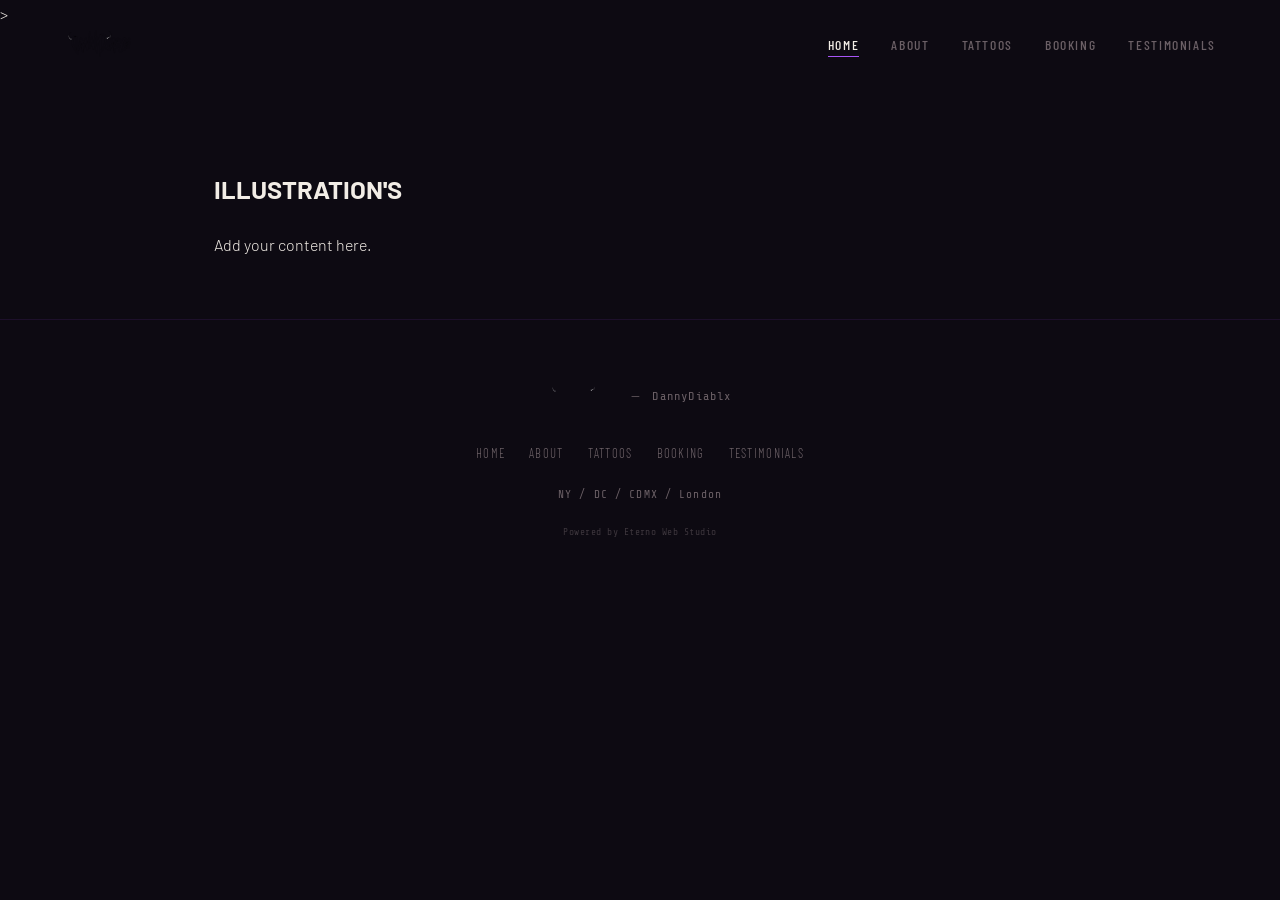
<file: illustartion-s.html>
<!DOCTYPE html>
<html lang="en">
<head>
  <meta charset="UTF-8">
  <meta name="viewport" content="width=device-width, initial-scale=1.0">
  <title>Infernal Garden — DannyDiablx | Tattoos · Sculptures · Art</title>
  <meta name="description" content="InfernalGarden is a professional tattoo artist in la specializing in custom designs. View portfolio and book your appointment today.">>
  <link rel="preconnect" href="https://fonts.googleapis.com">
  <link rel="preconnect" href="https://fonts.gstatic.com" crossorigin>
  <link href="https://fonts.googleapis.com/css2?family=Metal+Mania&family=Barlow:wght@300;400;500;600&family=Barlow+Condensed:wght@400;500;600&family=Share+Tech+Mono&display=swap" rel="stylesheet">
  <style>
/* ============================================
   INFERNAL GARDEN — DannyDiablx
   Premium dark gallery aesthetic
   ============================================ */

/* Network Font */
@font-face {
  font-family: 'Network';
  src: url('https://infernalgarden.com/fonts/Network.ttf') format('truetype');
  font-weight: normal;
  font-style: normal;
  font-display: swap;
}

:root {
  --purple: #7B2FBE;
  --purple-dark: #4B1680;
  --purple-light: #A855F7;
  --purple-bg: #6B21A8;
  --cream: #F2EDE6;
  --paper: #E8E2D9;
  --ink: #1a1218;
  --gray: #6b6066;
  --bg: #0D0A12;
  --bg-elevated: #151020;
  --bg-card: #1a1424;
  --border: rgba(123, 47, 190, 0.15);
  --border-hover: rgba(168, 85, 247, 0.3);
  --font-display: 'Network', 'Metal Mania', cursive;
  --font-body: 'Barlow', sans-serif;
  --font-condensed: 'Barlow Condensed', sans-serif;
  --font-mono: 'Share Tech Mono', monospace;
  --transition: 0.3s cubic-bezier(0.25, 0.46, 0.45, 0.94);
  --transition-slow: 0.6s cubic-bezier(0.25, 0.46, 0.45, 0.94);
}

/* Reset */
*, *::before, *::after { margin: 0; padding: 0; box-sizing: border-box; }
html { scroll-behavior: smooth; -webkit-font-smoothing: antialiased; }
body {
  background-image: 
    radial-gradient(ellipse at 20% 50%, rgba(120, 0, 180, 0.08) 0%, transparent 60%),
    radial-gradient(ellipse at 80% 20%, rgba(90, 0, 150, 0.06) 0%, transparent 50%),
    radial-gradient(ellipse at 60% 80%, rgba(150, 0, 200, 0.05) 0%, transparent 55%);
  font-family: var(--font-body);
  font-weight: 300;
  color: var(--cream);
  background: var(--bg);
  line-height: 1.7;
  overflow-x: hidden;
}
img { max-width: 100%; height: auto; display: block; }
a { color: var(--cream); text-decoration: none; transition: color var(--transition); }
a:hover { color: var(--purple-light); }
ul { list-style: none; }

/* Utility */
.container { max-width: 1200px; margin: 0 auto; padding: 0 1.5rem; }
.text-center { text-align: center; }
.text-accent { color: var(--purple-light); }

/* Grain overlay */
.hero-grain, .cta-grain {
  position: absolute; inset: 0;
  background-image: url("data:image/svg+xml,%3Csvg viewBox='0 0 256 256' xmlns='http://www.w3.org/2000/svg'%3E%3Cfilter id='noise'%3E%3CfeTurbulence type='fractalNoise' baseFrequency='0.9' numOctaves='4' stitchTiles='stitch'/%3E%3C/filter%3E%3Crect width='100%25' height='100%25' filter='url(%23noise)' opacity='0.04'/%3E%3C/svg%3E");
  background-repeat: repeat;
  pointer-events: none;
  z-index: 1;
}

/* ============================================
   NAVIGATION
   ============================================ */
.nav {
  position: fixed;
  top: 0; left: 0; right: 0;
  z-index: 1000;
  padding: 1rem 0;
  transition: background var(--transition), padding var(--transition);
}
.nav.scrolled {
  background: rgba(13, 10, 18, 0.95);
  backdrop-filter: blur(20px);
  -webkit-backdrop-filter: blur(20px);
  padding: 0.6rem 0;
  border-bottom: 1px solid var(--border);
}
.nav-inner {
  max-width: 1200px;
  margin: 0 auto;
  padding: 0 1.5rem;
  display: flex;
  align-items: center;
  justify-content: space-between;
}
.nav-brand {
  font-family: var(--font-display);
  font-size: 1.4rem;
  color: var(--cream);
  letter-spacing: 0.02em;
}
.nav-brand:hover { color: var(--purple-light); }
.nav-links {
  display: flex;
  gap: 2rem;
}
.nav-links a {
  font-family: var(--font-condensed);
  font-weight: 500;
  font-size: 0.85rem;
  letter-spacing: 0.12em;
  text-transform: uppercase;
  color: var(--gray);
  position: relative;
  padding: 0.25rem 0;
}
.nav-links a::after {
  content: '';
  position: absolute;
  bottom: 0; left: 0;
  width: 0;
  height: 1px;
  background: var(--purple-light);
  transition: width var(--transition);
}
.nav-links a:hover, .nav-links a.active { color: var(--cream); }
.nav-links a:hover::after, .nav-links a.active::after { width: 100%; }

/* Mobile toggle */
.nav-toggle {
  display: none;
  flex-direction: column;
  gap: 5px;
  background: none;
  border: none;
  cursor: pointer;
  padding: 4px;
}
.nav-toggle span {
  display: block;
  width: 24px;
  height: 2px;
  background: var(--cream);
  transition: var(--transition);
}
.nav-toggle.open span:nth-child(1) { transform: rotate(45deg) translate(5px, 5px); }
.nav-toggle.open span:nth-child(2) { opacity: 0; }
.nav-toggle.open span:nth-child(3) { transform: rotate(-45deg) translate(5px, -5px); }

/* ============================================
   HERO
   ============================================ */
.hero {
  position: relative;
  min-height: 100vh;
  display: flex;
  align-items: center;
  justify-content: center;
  overflow: hidden;
}
.hero-bg {
  position: absolute; inset: 0;
  z-index: 0;
}
.hero-bg img {
  width: 100%; height: 100%;
  object-fit: cover;
  object-position: center top;
  filter: brightness(0.55) saturate(0.9);
  transform: scale(1.02);
}
.hero-overlay {
  position: absolute; inset: 0;
  background: linear-gradient(
    180deg,
    rgba(13,10,18,0.6) 0%,
    rgba(13,10,18,0.3) 40%,
    rgba(13,10,18,0.7) 80%,
    rgba(13,10,18,1) 100%
  );
  z-index: 1;
}
.hero-content {
  position: relative;
  z-index: 2;
  text-align: center;
  padding: 2rem;
}
.hero-title {
  font-family: var(--font-display);
  font-size: clamp(3.5rem, 10vw, 8rem);
  line-height: 0.95;
  letter-spacing: 0.02em;
  color: var(--cream);
  margin-bottom: 0.5rem;
  text-shadow: 0 0 60px rgba(123, 47, 190, 0.3);
}
.hero-subtitle {
  font-family: var(--font-mono);
  font-size: clamp(0.85rem, 2vw, 1.1rem);
  letter-spacing: 0.3em;
  text-transform: uppercase;
  color: var(--purple-light);
  margin-bottom: 1rem;
}
.hero-tagline {
  font-family: var(--font-condensed);
  font-weight: 400;
  font-size: 1rem;
  letter-spacing: 0.2em;
  text-transform: uppercase;
  color: var(--gray);
  margin-bottom: 0.5rem;
}
.hero-location {
  font-family: var(--font-mono);
  font-size: 0.75rem;
  color: var(--gray);
  letter-spacing: 0.15em;
  margin-bottom: 2.5rem;
}
.hero-scroll {
  position: absolute;
  bottom: 2rem;
  left: 50%;
  transform: translateX(-50%);
  z-index: 2;
  display: flex;
  flex-direction: column;
  align-items: center;
  gap: 0.5rem;
}
.hero-scroll span {
  font-family: var(--font-mono);
  font-size: 0.65rem;
  letter-spacing: 0.2em;
  text-transform: uppercase;
  color: var(--gray);
}
.hero-scroll-line {
  width: 1px;
  height: 40px;
  background: linear-gradient(180deg, var(--purple-light), transparent);
  animation: scrollPulse 2s ease-in-out infinite;
}
@keyframes scrollPulse {
  0%, 100% { opacity: 0.3; }
  50% { opacity: 1; }
}

/* ============================================
   BUTTONS
   ============================================ */
.btn {
  display: inline-block;
  font-family: var(--font-condensed);
  font-weight: 600;
  font-size: 0.85rem;
  letter-spacing: 0.15em;
  text-transform: uppercase;
  padding: 0.9rem 2.5rem;
  border: none;
  cursor: pointer;
  transition: all var(--transition);
}
.btn-primary {
  background: var(--purple);
  color: var(--cream);
  border: 1px solid var(--purple);
}
.btn-primary:hover {
  background: var(--purple-light);
  border-color: var(--purple-light);
  color: var(--ink);
  box-shadow: 0 0 30px rgba(168, 85, 247, 0.3);
}
.btn-outline {
  background: transparent;
  color: var(--cream);
  border: 1px solid var(--border-hover);
}
.btn-outline:hover {
  border-color: var(--purple-light);
  color: var(--purple-light);
  box-shadow: 0 0 20px rgba(168, 85, 247, 0.15);
}
.btn-full { width: 100%; text-align: center; }

/* ============================================
   SECTIONS
   ============================================ */
.section { padding: 6rem 0; position: relative; }
.section-label {
  font-family: var(--font-mono);
  font-size: 0.7rem;
  letter-spacing: 0.3em;
  text-transform: uppercase;
  color: var(--purple-light);
  margin-bottom: 1rem;
}
.section-title {
  font-family: var(--font-display);
  font-size: clamp(2rem, 5vw, 3.5rem);
  line-height: 1.1;
  margin-bottom: 1.5rem;
}

/* ============================================
   PAGE HEADER (inner pages)
   ============================================ */
.page-header {
  position: relative;
  padding: 10rem 0 4rem;
  text-align: center;
  background: linear-gradient(180deg, var(--bg-elevated) 0%, var(--bg) 100%);
  overflow: hidden;
}
.page-title {
  font-family: var(--font-display);
  font-size: clamp(2.5rem, 6vw, 4.5rem);
  line-height: 1.05;
  margin-bottom: 0.75rem;
}
.page-subtitle {
  font-family: var(--font-condensed);
  font-weight: 400;
  font-size: 1rem;
  color: var(--gray);
  letter-spacing: 0.1em;
}

/* ============================================
   ABOUT PREVIEW (homepage)
   ============================================ */
.about-preview-grid {
  display: grid;
  grid-template-columns: 1fr 1fr;
  gap: 4rem;
  align-items: center;
}
.about-preview-text h2 {
  font-family: var(--font-display);
  font-size: clamp(1.8rem, 4vw, 2.8rem);
  line-height: 1.15;
  margin-bottom: 1.5rem;
}
.about-preview-text p {
  color: var(--gray);
  margin-bottom: 2rem;
  max-width: 480px;
}
.img-frame {
  position: relative;
  overflow: hidden;
  border: 1px solid var(--border);
}
.img-frame img {
  width: 100%;
  transition: transform var(--transition-slow);
}
.img-frame:hover img { transform: scale(1.03); }

/* ============================================
   ABOUT FULL (about page)
   ============================================ */
.about-full-grid {
  display: grid;
  grid-template-columns: 1fr 1fr;
  gap: 4rem;
  align-items: start;
}
.img-frame--large { aspect-ratio: 3/4; }
.img-frame--large img { width: 100%; height: 100%; object-fit: cover; }
.about-stats {
  display: grid;
  grid-template-columns: repeat(3, 1fr);
  gap: 1rem;
  margin-top: 1.5rem;
}
.stat {
  text-align: center;
  padding: 1.25rem 0.5rem;
  border: 1px solid var(--border);
  background: var(--bg-card);
}
.stat-number {
  display: block;
  font-family: var(--font-display);
  font-size: 1.3rem;
  color: var(--purple-light);
  margin-bottom: 0.25rem;
}
.stat-label {
  font-family: var(--font-mono);
  font-size: 0.65rem;
  letter-spacing: 0.15em;
  text-transform: uppercase;
  color: var(--gray);
}
.about-full-text h2 {
  font-family: var(--font-display);
  font-size: clamp(1.8rem, 4vw, 2.5rem);
  margin-bottom: 1.5rem;
}
.about-bio {
  color: var(--gray);
  margin-bottom: 1.5rem;
  font-size: 1.05rem;
  line-height: 1.8;
}
.about-services, .about-style { margin-top: 2.5rem; }
.about-services h3, .about-style h3 {
  font-family: var(--font-condensed);
  font-weight: 600;
  font-size: 0.85rem;
  letter-spacing: 0.15em;
  text-transform: uppercase;
  color: var(--purple-light);
  margin-bottom: 1rem;
}
.about-style p { color: var(--gray); }
.service-tags { display: flex; gap: 0.75rem; flex-wrap: wrap; }
.tag {
  font-family: var(--font-mono);
  font-size: 0.75rem;
  letter-spacing: 0.1em;
  padding: 0.5rem 1.25rem;
  border: 1px solid var(--border);
  color: var(--cream);
  background: var(--bg-card);
}
.about-full-text .btn { margin-top: 2.5rem; }

/* ============================================
   GALLERY
   ============================================ */
.gallery-grid {
  display: grid;
  grid-template-columns: repeat(3, 1fr);
  gap: 1rem;
}
.gallery-grid--preview .gallery-item { overflow: hidden; border: 1px solid var(--border); }
.gallery-item img {
  width: 100%; height: 100%;
  object-fit: cover;
  aspect-ratio: 1;
  transition: transform var(--transition-slow), filter var(--transition);
  filter: brightness(0.85);
}
.gallery-item:hover img {
  transform: scale(1.06);
  filter: brightness(1);
}

/* Masonry grid */
.masonry-grid {
  columns: 3;
  column-gap: 1rem;
}
.masonry-item {
  break-inside: avoid;
  margin-bottom: 1rem;
  overflow: hidden;
  border: 1px solid var(--border);
  transition: border-color var(--transition);
}
.masonry-item:hover { border-color: var(--border-hover); }
.masonry-item img {
  width: 100%;
  display: block;
  transition: transform var(--transition-slow), filter var(--transition);
  filter: brightness(0.85);
}
.masonry-item:hover img {
  transform: scale(1.04);
  filter: brightness(1);
}

/* ============================================
   CTA SECTION
   ============================================ */
.cta-section {
  padding: 8rem 0;
  background: linear-gradient(180deg, var(--bg) 0%, var(--bg-elevated) 50%, var(--bg) 100%);
  position: relative;
  overflow: hidden;
}
.cta-section--compact { padding: 5rem 0; }
.cta-text {
  color: var(--gray);
  max-width: 500px;
  margin: 0 auto 2.5rem;
  font-size: 1.05rem;
}

/* ============================================
   BOOKING
   ============================================ */
.booking-grid {
  display: grid;
  grid-template-columns: 1fr 1fr;
  gap: 4rem;
  align-items: start;
}
.booking-info h2 {
  font-family: var(--font-display);
  font-size: 1.8rem;
  margin-bottom: 2rem;
}
.booking-steps { margin-bottom: 3rem; }
.step {
  display: flex;
  gap: 1.25rem;
  margin-bottom: 1.75rem;
  align-items: flex-start;
}
.step-number {
  font-family: var(--font-mono);
  font-size: 0.75rem;
  color: var(--purple-light);
  letter-spacing: 0.1em;
  padding-top: 0.15rem;
  flex-shrink: 0;
}
.step h4 {
  font-family: var(--font-condensed);
  font-weight: 600;
  font-size: 1rem;
  letter-spacing: 0.05em;
  margin-bottom: 0.35rem;
}
.step p { color: var(--gray); font-size: 0.9rem; }
.booking-details h3 {
  font-family: var(--font-condensed);
  font-weight: 600;
  font-size: 0.85rem;
  letter-spacing: 0.15em;
  text-transform: uppercase;
  color: var(--purple-light);
  margin-bottom: 0.75rem;
}
.booking-details ul { color: var(--gray); }
.booking-details li { margin-bottom: 0.5rem; font-size: 0.9rem; }
.booking-details strong { color: var(--cream); font-weight: 500; }

/* Form */
.booking-form {
  background: var(--bg-card);
  border: 1px solid var(--border);
  padding: 2.5rem;
}
.form-group { margin-bottom: 1.5rem; }
.form-group label {
  display: block;
  font-family: var(--font-condensed);
  font-weight: 500;
  font-size: 0.8rem;
  letter-spacing: 0.1em;
  text-transform: uppercase;
  color: var(--cream);
  margin-bottom: 0.5rem;
}
.optional { color: var(--gray); font-size: 0.7rem; text-transform: none; letter-spacing: 0; }
.form-group input,
.form-group textarea {
  width: 100%;
  background: var(--bg);
  border: 1px solid var(--border);
  color: var(--cream);
  font-family: var(--font-body);
  font-size: 0.95rem;
  padding: 0.85rem 1rem;
  transition: border-color var(--transition);
  outline: none;
}
.form-group input::placeholder,
.form-group textarea::placeholder { color: var(--gray); opacity: 0.6; }
.form-group input:focus,
.form-group textarea:focus { border-color: var(--purple-light); }
.form-group textarea { resize: vertical; min-height: 120px; }

/* ============================================
   TESTIMONIALS
   ============================================ */
.testimonials-empty {
  text-align: center;
  padding: 4rem 2rem;
  border: 1px solid var(--border);
  background: var(--bg-card);
  max-width: 600px;
  margin: 0 auto;
}
.empty-icon {
  font-size: 2.5rem;
  color: var(--purple-light);
  margin-bottom: 1.5rem;
}
.testimonials-empty h2 {
  font-family: var(--font-display);
  font-size: 1.8rem;
  margin-bottom: 1rem;
  line-height: 1.2;
}
.testimonials-empty p {
  color: var(--gray);
  margin-bottom: 2rem;
  max-width: 400px;
  margin-left: auto;
  margin-right: auto;
}

/* ============================================
   FOOTER
   ============================================ */
.footer {
  padding: 3rem 0;
  border-top: 1px solid var(--border);
  background: var(--bg);
}
.footer-inner {
  display: flex;
  flex-direction: column;
  align-items: center;
  gap: 1.25rem;
  text-align: center;
}
.footer-brand { display: flex; align-items: center; gap: 0.75rem; }
.footer-logo {
  font-family: var(--font-display);
  font-size: 1.1rem;
  color: var(--cream);
}
.footer-dash { color: var(--gray); font-size: 0.8rem; }
.footer-artist {
  font-family: var(--font-mono);
  font-size: 0.75rem;
  color: var(--gray);
  letter-spacing: 0.1em;
}
.footer-nav {
  display: flex;
  gap: 1.5rem;
}
.footer-nav a {
  font-family: var(--font-condensed);
  font-size: 0.8rem;
  letter-spacing: 0.1em;
  text-transform: uppercase;
  color: var(--gray);
}
.footer-nav a:hover { color: var(--purple-light); }
.footer-location {
  font-family: var(--font-mono);
  font-size: 0.7rem;
  color: var(--gray);
  letter-spacing: 0.1em;
}
.footer-powered {
  font-family: var(--font-mono);
  font-size: 0.6rem;
  color: var(--gray);
  opacity: 0.5;
  letter-spacing: 0.05em;
}
.footer-powered a { color: var(--gray); }
.footer-powered a:hover { color: var(--purple-light); opacity: 1; }

/* ============================================
   ANIMATIONS
   ============================================ */
.anim-fade {
  opacity: 1;
  transform: none;
  transition: opacity 0.8s ease, transform 0.8s ease;
}
.anim-fade.visible {
  opacity: 1;
  transform: translateY(0);
}

/* ============================================
   RESPONSIVE
   ============================================ */
@media (max-width: 900px) {
  .about-preview-grid,
  .about-full-grid,
  .booking-grid {
    grid-template-columns: 1fr;
    gap: 2.5rem;
  }
  .gallery-grid { grid-template-columns: repeat(2, 1fr); }
  .masonry-grid { columns: 2; }
}

@media (max-width: 640px) {
  .nav-toggle { display: flex; }
  .nav-links {
    position: fixed;
    top: 0; left: 0; right: 0; bottom: 0;
    background: rgba(13, 10, 18, 0.97);
    backdrop-filter: blur(20px);
    -webkit-backdrop-filter: blur(20px);
    flex-direction: column;
    align-items: center;
    justify-content: center;
    gap: 2rem;
    opacity: 0;
    pointer-events: none;
    transition: opacity var(--transition);
  }
  .nav-links.open {
    opacity: 1;
    pointer-events: auto;
  }
  .nav-links a { font-size: 1.2rem; color: var(--cream); }

  .section { padding: 4rem 0; }
  .page-header { padding: 8rem 0 3rem; }
  .gallery-grid { grid-template-columns: repeat(2, 1fr); gap: 0.5rem; }
  .masonry-grid { columns: 1; }
  .booking-form { padding: 1.5rem; }
  .about-stats { grid-template-columns: repeat(3, 1fr); gap: 0.5rem; }
  .hero-title { font-size: clamp(2.8rem, 12vw, 4.5rem); }
  .cta-section { padding: 5rem 0; }
}

</style>
  <style>
  /* ── Lightbox ── */
  #lb{position:fixed;inset:0;z-index:9999;display:none;align-items:center;justify-content:center;background:rgba(0,0,0,0.92)}
  #lb.lb-open{display:flex}
  #lb-overlay{position:absolute;inset:0;cursor:pointer}
  #lb-img{position:relative;z-index:1;max-width:90vw;max-height:90vh;object-fit:contain;display:block;pointer-events:none;user-select:none}
  #lb-close{position:fixed;top:1rem;right:1.5rem;z-index:2;background:none;border:none;color:#fff;font-size:2.2rem;cursor:pointer;opacity:.8;line-height:1;padding:.2rem .5rem}
  #lb-close:hover{opacity:1}
  #lb-prev,#lb-next{position:fixed;top:50%;transform:translateY(-50%);z-index:2;background:rgba(0,0,0,.45);border:none;color:#fff;font-size:2.5rem;cursor:pointer;padding:.8rem .6rem;opacity:.75;user-select:none;line-height:1;border-radius:3px}
  #lb-prev:hover,#lb-next:hover{opacity:1;background:rgba(0,0,0,.75)}
  #lb-prev{left:.5rem}
  #lb-next{right:.5rem}
  @media(max-width:600px){#lb-prev,#lb-next{font-size:1.8rem;padding:.5rem .4rem}}
  </style>
    <link rel="canonical" href="https://infernalgarden.com/">
  </head>
<body>
<nav class="nav" id="nav">
    <div class="nav-inner">
      <a href="index.html" class="nav-brand"><img src="img/logo.png" alt="Danny Diablo" style="height:55px;width:auto;display:block;mix-blend-mode:screen;"></a>
      <button class="nav-toggle" id="navToggle" aria-label="Menu">
        <span></span><span></span><span></span>
      </button>
      <ul class="nav-links" id="navLinks">
        <li><a href="index.html" class="active">Home</a></li>
        <li><a href="about.html">About</a></li>
        <li><a href="tattoos.html">Tattoos</a></li>
        <li><a href="booking.html">Booking</a></li>
        <li><a href="testimonials.html">Testimonials</a></li>
      </ul>
    </div>
  </nav>
<main style="padding-top:80px">
<section id="section-photo-gallery-1783633166968" class="section fade-up" style="padding:60px 24px;max-width:900px;margin:0 auto"><h2 data-en="ILLUSTRATION'S" data-es="ILLUSTRATION'S" style="font-family:var(--font-heading);font-size:1.6rem;margin-bottom:20px;color:var(--white)">ILLUSTRATION'S</h2><p data-en="Add your content here." data-es="Add your content here." style="color:var(--dim);line-height:1.8">Add your content here.</p></section>
</main>
<footer class="footer">
    <div class="container">
      <div class="footer-inner">
        <div class="footer-brand">
          <span class="footer-logo"><img src="img/logo.png" alt="Danny Diablo" style="height:55px;width:auto;display:block;mix-blend-mode:screen;"></span>
          <span class="footer-dash">—</span>
          <span class="footer-artist">DannyDiablx</span>
        </div>
        <nav class="footer-nav">
          <a href="index.html">Home</a>
          <a href="about.html">About</a>
          <a href="tattoos.html">Tattoos</a>
          <a href="booking.html">Booking</a>
          <a href="testimonials.html">Testimonials</a>
        </nav>
        <p class="footer-location">NY / DC / CDMX / London</p>
        <p class="footer-powered">Powered by <a href="https://eternowebstudio.com" target="_blank" rel="noopener">Eterno Web Studio</a></p>
      </div>
    </div>
  </footer>

</body>
</html>
</file>
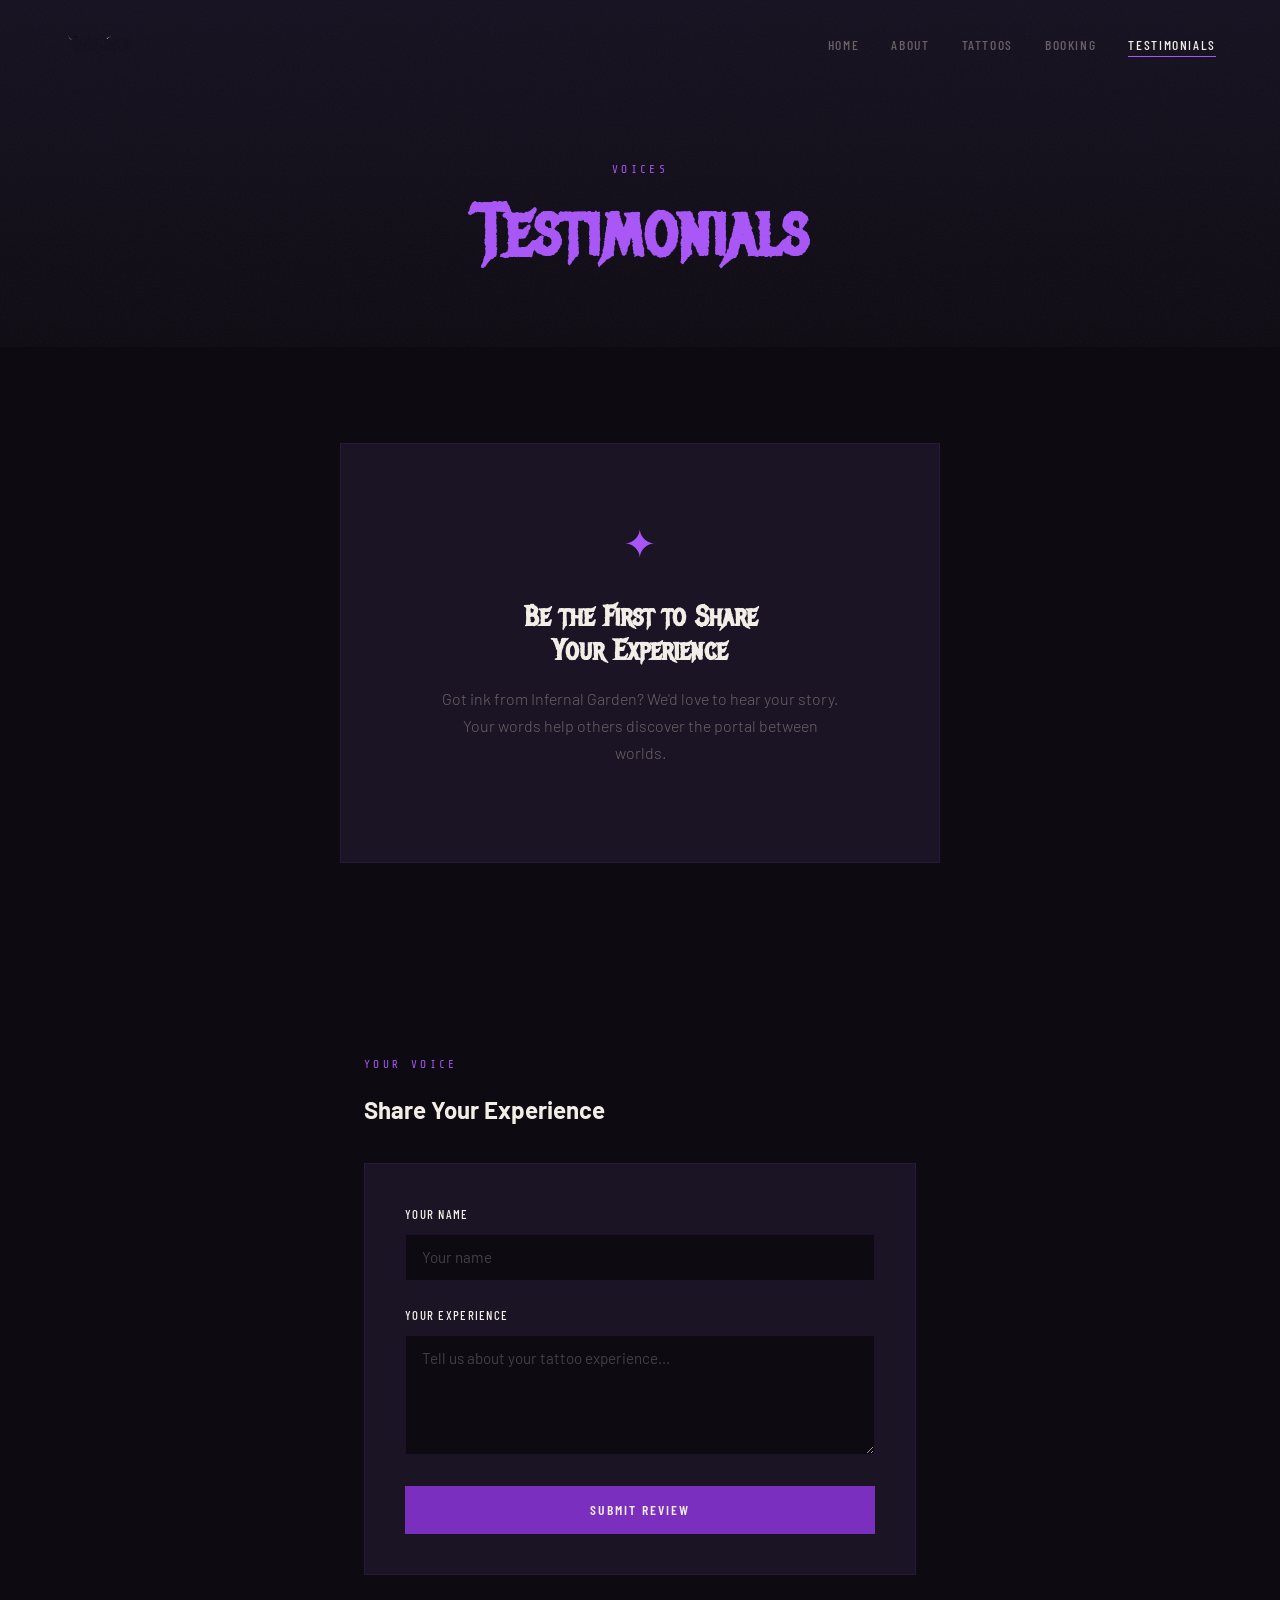
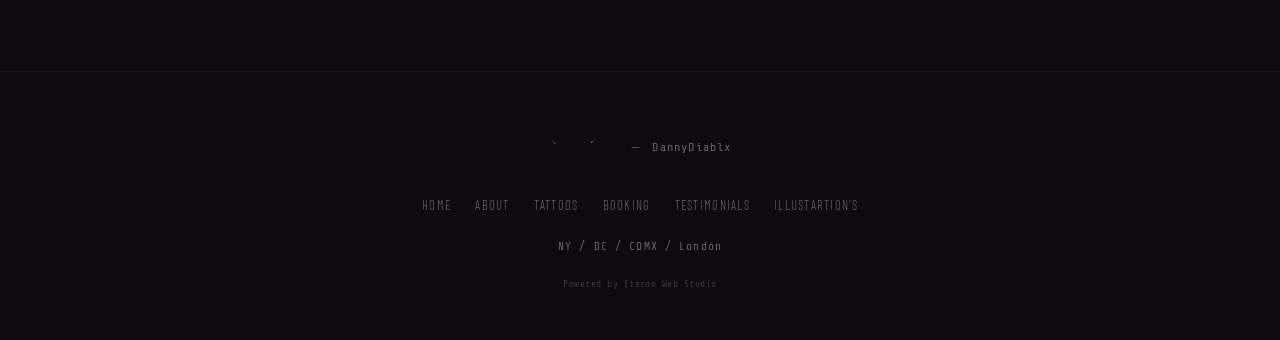
<file: testimonials.html>
<!DOCTYPE html>
<html lang="en">
<head>
  <meta charset="UTF-8">
  <meta name="viewport" content="width=device-width, initial-scale=1.0">
  <title>Testimonials — DannyDiablx | Infernal Garden</title>
  <meta name="description" content="What clients say about DannyDiablx and Infernal Garden tattoos in NY / DC / CDMX / London.">
  <link rel="preconnect" href="https://fonts.googleapis.com">
  <link rel="preconnect" href="https://fonts.gstatic.com" crossorigin>
  <link href="https://fonts.googleapis.com/css2?family=Metal+Mania&family=Barlow:wght@300;400;500;600&family=Barlow+Condensed:wght@400;500;600&family=Share+Tech+Mono&display=swap" rel="stylesheet">
  <style>
/* ============================================
   INFERNAL GARDEN — DannyDiablx
   Premium dark gallery aesthetic
   ============================================ */

/* Network Font */
@font-face {
  font-family: 'Network';
  src: url('https://infernalgarden.com/fonts/Network.ttf') format('truetype');
  font-weight: normal;
  font-style: normal;
  font-display: swap;
}

:root {
  --purple: #7B2FBE;
  --purple-dark: #4B1680;
  --purple-light: #A855F7;
  --purple-bg: #6B21A8;
  --cream: #F2EDE6;
  --paper: #E8E2D9;
  --ink: #1a1218;
  --gray: #6b6066;
  --bg: #0D0A12;
  --bg-elevated: #151020;
  --bg-card: #1a1424;
  --border: rgba(123, 47, 190, 0.15);
  --border-hover: rgba(168, 85, 247, 0.3);
  --font-display: 'Network', 'Metal Mania', cursive;
  --font-body: 'Barlow', sans-serif;
  --font-condensed: 'Barlow Condensed', sans-serif;
  --font-mono: 'Share Tech Mono', monospace;
  --transition: 0.3s cubic-bezier(0.25, 0.46, 0.45, 0.94);
  --transition-slow: 0.6s cubic-bezier(0.25, 0.46, 0.45, 0.94);
}

/* Reset */
*, *::before, *::after { margin: 0; padding: 0; box-sizing: border-box; }
html { scroll-behavior: smooth; -webkit-font-smoothing: antialiased; }
body {
  background-image: 
    radial-gradient(ellipse at 20% 50%, rgba(120, 0, 180, 0.08) 0%, transparent 60%),
    radial-gradient(ellipse at 80% 20%, rgba(90, 0, 150, 0.06) 0%, transparent 50%),
    radial-gradient(ellipse at 60% 80%, rgba(150, 0, 200, 0.05) 0%, transparent 55%);
  font-family: var(--font-body);
  font-weight: 300;
  color: var(--cream);
  background: var(--bg);
  line-height: 1.7;
  overflow-x: hidden;
}
img { max-width: 100%; height: auto; display: block; }
a { color: var(--cream); text-decoration: none; transition: color var(--transition); }
a:hover { color: var(--purple-light); }
ul { list-style: none; }

/* Utility */
.container { max-width: 1200px; margin: 0 auto; padding: 0 1.5rem; }
.text-center { text-align: center; }
.text-accent { color: var(--purple-light); }

/* Grain overlay */
.hero-grain, .cta-grain {
  position: absolute; inset: 0;
  background-image: url("data:image/svg+xml,%3Csvg viewBox='0 0 256 256' xmlns='http://www.w3.org/2000/svg'%3E%3Cfilter id='noise'%3E%3CfeTurbulence type='fractalNoise' baseFrequency='0.9' numOctaves='4' stitchTiles='stitch'/%3E%3C/filter%3E%3Crect width='100%25' height='100%25' filter='url(%23noise)' opacity='0.04'/%3E%3C/svg%3E");
  background-repeat: repeat;
  pointer-events: none;
  z-index: 1;
}

/* ============================================
   NAVIGATION
   ============================================ */
.nav {
  position: fixed;
  top: 0; left: 0; right: 0;
  z-index: 1000;
  padding: 1rem 0;
  transition: background var(--transition), padding var(--transition);
}
.nav.scrolled {
  background: rgba(13, 10, 18, 0.95);
  backdrop-filter: blur(20px);
  -webkit-backdrop-filter: blur(20px);
  padding: 0.6rem 0;
  border-bottom: 1px solid var(--border);
}
.nav-inner {
  max-width: 1200px;
  margin: 0 auto;
  padding: 0 1.5rem;
  display: flex;
  align-items: center;
  justify-content: space-between;
}
.nav-brand {
  font-family: var(--font-display);
  font-size: 1.4rem;
  color: var(--cream);
  letter-spacing: 0.02em;
}
.nav-brand:hover { color: var(--purple-light); }
.nav-links {
  display: flex;
  gap: 2rem;
}
.nav-links a {
  font-family: var(--font-condensed);
  font-weight: 500;
  font-size: 0.85rem;
  letter-spacing: 0.12em;
  text-transform: uppercase;
  color: var(--gray);
  position: relative;
  padding: 0.25rem 0;
}
.nav-links a::after {
  content: '';
  position: absolute;
  bottom: 0; left: 0;
  width: 0;
  height: 1px;
  background: var(--purple-light);
  transition: width var(--transition);
}
.nav-links a:hover, .nav-links a.active { color: var(--cream); }
.nav-links a:hover::after, .nav-links a.active::after { width: 100%; }

/* Mobile toggle */
.nav-toggle {
  display: none;
  flex-direction: column;
  gap: 5px;
  background: none;
  border: none;
  cursor: pointer;
  padding: 4px;
}
.nav-toggle span {
  display: block;
  width: 24px;
  height: 2px;
  background: var(--cream);
  transition: var(--transition);
}
.nav-toggle.open span:nth-child(1) { transform: rotate(45deg) translate(5px, 5px); }
.nav-toggle.open span:nth-child(2) { opacity: 0; }
.nav-toggle.open span:nth-child(3) { transform: rotate(-45deg) translate(5px, -5px); }

/* ============================================
   HERO
   ============================================ */
.hero {
  position: relative;
  min-height: 100vh;
  display: flex;
  align-items: center;
  justify-content: center;
  overflow: hidden;
}
.hero-bg {
  position: absolute; inset: 0;
  z-index: 0;
}
.hero-bg img {
  width: 100%; height: 100%;
  object-fit: cover;
  object-position: center top;
  filter: brightness(0.55) saturate(0.9);
  transform: scale(1.02);
}
.hero-overlay {
  position: absolute; inset: 0;
  background: linear-gradient(
    180deg,
    rgba(13,10,18,0.6) 0%,
    rgba(13,10,18,0.3) 40%,
    rgba(13,10,18,0.7) 80%,
    rgba(13,10,18,1) 100%
  );
  z-index: 1;
}
.hero-content {
  position: relative;
  z-index: 2;
  text-align: center;
  padding: 2rem;
}
.hero-title {
  font-family: var(--font-display);
  font-size: clamp(3.5rem, 10vw, 8rem);
  line-height: 0.95;
  letter-spacing: 0.02em;
  color: var(--cream);
  margin-bottom: 0.5rem;
  text-shadow: 0 0 60px rgba(123, 47, 190, 0.3);
}
.hero-subtitle {
  font-family: var(--font-mono);
  font-size: clamp(0.85rem, 2vw, 1.1rem);
  letter-spacing: 0.3em;
  text-transform: uppercase;
  color: var(--purple-light);
  margin-bottom: 1rem;
}
.hero-tagline {
  font-family: var(--font-condensed);
  font-weight: 400;
  font-size: 1rem;
  letter-spacing: 0.2em;
  text-transform: uppercase;
  color: var(--gray);
  margin-bottom: 0.5rem;
}
.hero-location {
  font-family: var(--font-mono);
  font-size: 0.75rem;
  color: var(--gray);
  letter-spacing: 0.15em;
  margin-bottom: 2.5rem;
}
.hero-scroll {
  position: absolute;
  bottom: 2rem;
  left: 50%;
  transform: translateX(-50%);
  z-index: 2;
  display: flex;
  flex-direction: column;
  align-items: center;
  gap: 0.5rem;
}
.hero-scroll span {
  font-family: var(--font-mono);
  font-size: 0.65rem;
  letter-spacing: 0.2em;
  text-transform: uppercase;
  color: var(--gray);
}
.hero-scroll-line {
  width: 1px;
  height: 40px;
  background: linear-gradient(180deg, var(--purple-light), transparent);
  animation: scrollPulse 2s ease-in-out infinite;
}
@keyframes scrollPulse {
  0%, 100% { opacity: 0.3; }
  50% { opacity: 1; }
}

/* ============================================
   BUTTONS
   ============================================ */
.btn {
  display: inline-block;
  font-family: var(--font-condensed);
  font-weight: 600;
  font-size: 0.85rem;
  letter-spacing: 0.15em;
  text-transform: uppercase;
  padding: 0.9rem 2.5rem;
  border: none;
  cursor: pointer;
  transition: all var(--transition);
}
.btn-primary {
  background: var(--purple);
  color: var(--cream);
  border: 1px solid var(--purple);
}
.btn-primary:hover {
  background: var(--purple-light);
  border-color: var(--purple-light);
  color: var(--ink);
  box-shadow: 0 0 30px rgba(168, 85, 247, 0.3);
}
.btn-outline {
  background: transparent;
  color: var(--cream);
  border: 1px solid var(--border-hover);
}
.btn-outline:hover {
  border-color: var(--purple-light);
  color: var(--purple-light);
  box-shadow: 0 0 20px rgba(168, 85, 247, 0.15);
}
.btn-full { width: 100%; text-align: center; }

/* ============================================
   SECTIONS
   ============================================ */
.section { padding: 6rem 0; position: relative; }
.section-label {
  font-family: var(--font-mono);
  font-size: 0.7rem;
  letter-spacing: 0.3em;
  text-transform: uppercase;
  color: var(--purple-light);
  margin-bottom: 1rem;
}
.section-title {
  font-family: var(--font-display);
  font-size: clamp(2rem, 5vw, 3.5rem);
  line-height: 1.1;
  margin-bottom: 1.5rem;
}

/* ============================================
   PAGE HEADER (inner pages)
   ============================================ */
.page-header {
  position: relative;
  padding: 10rem 0 4rem;
  text-align: center;
  background: linear-gradient(180deg, var(--bg-elevated) 0%, var(--bg) 100%);
  overflow: hidden;
}
.page-title {
  font-family: var(--font-display);
  font-size: clamp(2.5rem, 6vw, 4.5rem);
  line-height: 1.05;
  margin-bottom: 0.75rem;
}
.page-subtitle {
  font-family: var(--font-condensed);
  font-weight: 400;
  font-size: 1rem;
  color: var(--gray);
  letter-spacing: 0.1em;
}

/* ============================================
   ABOUT PREVIEW (homepage)
   ============================================ */
.about-preview-grid {
  display: grid;
  grid-template-columns: 1fr 1fr;
  gap: 4rem;
  align-items: center;
}
.about-preview-text h2 {
  font-family: var(--font-display);
  font-size: clamp(1.8rem, 4vw, 2.8rem);
  line-height: 1.15;
  margin-bottom: 1.5rem;
}
.about-preview-text p {
  color: var(--gray);
  margin-bottom: 2rem;
  max-width: 480px;
}
.img-frame {
  position: relative;
  overflow: hidden;
  border: 1px solid var(--border);
}
.img-frame img {
  width: 100%;
  transition: transform var(--transition-slow);
}
.img-frame:hover img { transform: scale(1.03); }

/* ============================================
   ABOUT FULL (about page)
   ============================================ */
.about-full-grid {
  display: grid;
  grid-template-columns: 1fr 1fr;
  gap: 4rem;
  align-items: start;
}
.img-frame--large { aspect-ratio: 3/4; }
.img-frame--large img { width: 100%; height: 100%; object-fit: cover; }
.about-stats {
  display: grid;
  grid-template-columns: repeat(3, 1fr);
  gap: 1rem;
  margin-top: 1.5rem;
}
.stat {
  text-align: center;
  padding: 1.25rem 0.5rem;
  border: 1px solid var(--border);
  background: var(--bg-card);
}
.stat-number {
  display: block;
  font-family: var(--font-display);
  font-size: 1.3rem;
  color: var(--purple-light);
  margin-bottom: 0.25rem;
}
.stat-label {
  font-family: var(--font-mono);
  font-size: 0.65rem;
  letter-spacing: 0.15em;
  text-transform: uppercase;
  color: var(--gray);
}
.about-full-text h2 {
  font-family: var(--font-display);
  font-size: clamp(1.8rem, 4vw, 2.5rem);
  margin-bottom: 1.5rem;
}
.about-bio {
  color: var(--gray);
  margin-bottom: 1.5rem;
  font-size: 1.05rem;
  line-height: 1.8;
}
.about-services, .about-style { margin-top: 2.5rem; }
.about-services h3, .about-style h3 {
  font-family: var(--font-condensed);
  font-weight: 600;
  font-size: 0.85rem;
  letter-spacing: 0.15em;
  text-transform: uppercase;
  color: var(--purple-light);
  margin-bottom: 1rem;
}
.about-style p { color: var(--gray); }
.service-tags { display: flex; gap: 0.75rem; flex-wrap: wrap; }
.tag {
  font-family: var(--font-mono);
  font-size: 0.75rem;
  letter-spacing: 0.1em;
  padding: 0.5rem 1.25rem;
  border: 1px solid var(--border);
  color: var(--cream);
  background: var(--bg-card);
}
.about-full-text .btn { margin-top: 2.5rem; }

/* ============================================
   GALLERY
   ============================================ */
.gallery-grid {
  display: grid;
  grid-template-columns: repeat(3, 1fr);
  gap: 1rem;
}
.gallery-grid--preview .gallery-item { overflow: hidden; border: 1px solid var(--border); }
.gallery-item img {
  width: 100%; height: 100%;
  object-fit: cover;
  aspect-ratio: 1;
  transition: transform var(--transition-slow), filter var(--transition);
  filter: brightness(0.85);
}
.gallery-item:hover img {
  transform: scale(1.06);
  filter: brightness(1);
}

/* Masonry grid */
.masonry-grid {
  columns: 3;
  column-gap: 1rem;
}
.masonry-item {
  break-inside: avoid;
  margin-bottom: 1rem;
  overflow: hidden;
  border: 1px solid var(--border);
  transition: border-color var(--transition);
}
.masonry-item:hover { border-color: var(--border-hover); }
.masonry-item img {
  width: 100%;
  display: block;
  transition: transform var(--transition-slow), filter var(--transition);
  filter: brightness(0.85);
}
.masonry-item:hover img {
  transform: scale(1.04);
  filter: brightness(1);
}

/* ============================================
   CTA SECTION
   ============================================ */
.cta-section {
  padding: 8rem 0;
  background: linear-gradient(180deg, var(--bg) 0%, var(--bg-elevated) 50%, var(--bg) 100%);
  position: relative;
  overflow: hidden;
}
.cta-section--compact { padding: 5rem 0; }
.cta-text {
  color: var(--gray);
  max-width: 500px;
  margin: 0 auto 2.5rem;
  font-size: 1.05rem;
}

/* ============================================
   BOOKING
   ============================================ */
.booking-grid {
  display: grid;
  grid-template-columns: 1fr 1fr;
  gap: 4rem;
  align-items: start;
}
.booking-info h2 {
  font-family: var(--font-display);
  font-size: 1.8rem;
  margin-bottom: 2rem;
}
.booking-steps { margin-bottom: 3rem; }
.step {
  display: flex;
  gap: 1.25rem;
  margin-bottom: 1.75rem;
  align-items: flex-start;
}
.step-number {
  font-family: var(--font-mono);
  font-size: 0.75rem;
  color: var(--purple-light);
  letter-spacing: 0.1em;
  padding-top: 0.15rem;
  flex-shrink: 0;
}
.step h4 {
  font-family: var(--font-condensed);
  font-weight: 600;
  font-size: 1rem;
  letter-spacing: 0.05em;
  margin-bottom: 0.35rem;
}
.step p { color: var(--gray); font-size: 0.9rem; }
.booking-details h3 {
  font-family: var(--font-condensed);
  font-weight: 600;
  font-size: 0.85rem;
  letter-spacing: 0.15em;
  text-transform: uppercase;
  color: var(--purple-light);
  margin-bottom: 0.75rem;
}
.booking-details ul { color: var(--gray); }
.booking-details li { margin-bottom: 0.5rem; font-size: 0.9rem; }
.booking-details strong { color: var(--cream); font-weight: 500; }

/* Form */
.booking-form {
  background: var(--bg-card);
  border: 1px solid var(--border);
  padding: 2.5rem;
}
.form-group { margin-bottom: 1.5rem; }
.form-group label {
  display: block;
  font-family: var(--font-condensed);
  font-weight: 500;
  font-size: 0.8rem;
  letter-spacing: 0.1em;
  text-transform: uppercase;
  color: var(--cream);
  margin-bottom: 0.5rem;
}
.optional { color: var(--gray); font-size: 0.7rem; text-transform: none; letter-spacing: 0; }
.form-group input,
.form-group textarea {
  width: 100%;
  background: var(--bg);
  border: 1px solid var(--border);
  color: var(--cream);
  font-family: var(--font-body);
  font-size: 0.95rem;
  padding: 0.85rem 1rem;
  transition: border-color var(--transition);
  outline: none;
}
.form-group input::placeholder,
.form-group textarea::placeholder { color: var(--gray); opacity: 0.6; }
.form-group input:focus,
.form-group textarea:focus { border-color: var(--purple-light); }
.form-group textarea { resize: vertical; min-height: 120px; }

/* ============================================
   TESTIMONIALS
   ============================================ */
.testimonials-empty {
  text-align: center;
  padding: 4rem 2rem;
  border: 1px solid var(--border);
  background: var(--bg-card);
  max-width: 600px;
  margin: 0 auto;
}
.empty-icon {
  font-size: 2.5rem;
  color: var(--purple-light);
  margin-bottom: 1.5rem;
}
.testimonials-empty h2 {
  font-family: var(--font-display);
  font-size: 1.8rem;
  margin-bottom: 1rem;
  line-height: 1.2;
}
.testimonials-empty p {
  color: var(--gray);
  margin-bottom: 2rem;
  max-width: 400px;
  margin-left: auto;
  margin-right: auto;
}

/* ============================================
   FOOTER
   ============================================ */
.footer {
  padding: 3rem 0;
  border-top: 1px solid var(--border);
  background: var(--bg);
}
.footer-inner {
  display: flex;
  flex-direction: column;
  align-items: center;
  gap: 1.25rem;
  text-align: center;
}
.footer-brand { display: flex; align-items: center; gap: 0.75rem; }
.footer-logo {
  font-family: var(--font-display);
  font-size: 1.1rem;
  color: var(--cream);
}
.footer-dash { color: var(--gray); font-size: 0.8rem; }
.footer-artist {
  font-family: var(--font-mono);
  font-size: 0.75rem;
  color: var(--gray);
  letter-spacing: 0.1em;
}
.footer-nav {
  display: flex;
  gap: 1.5rem;
}
.footer-nav a {
  font-family: var(--font-condensed);
  font-size: 0.8rem;
  letter-spacing: 0.1em;
  text-transform: uppercase;
  color: var(--gray);
}
.footer-nav a:hover { color: var(--purple-light); }
.footer-location {
  font-family: var(--font-mono);
  font-size: 0.7rem;
  color: var(--gray);
  letter-spacing: 0.1em;
}
.footer-powered {
  font-family: var(--font-mono);
  font-size: 0.6rem;
  color: var(--gray);
  opacity: 0.5;
  letter-spacing: 0.05em;
}
.footer-powered a { color: var(--gray); }
.footer-powered a:hover { color: var(--purple-light); opacity: 1; }

/* ============================================
   ANIMATIONS
   ============================================ */
.anim-fade {
  opacity: 1;
  transform: none;
  transition: opacity 0.8s ease, transform 0.8s ease;
}
.anim-fade.visible {
  opacity: 1;
  transform: translateY(0);
}

/* ============================================
   RESPONSIVE
   ============================================ */
@media (max-width: 900px) {
  .about-preview-grid,
  .about-full-grid,
  .booking-grid {
    grid-template-columns: 1fr;
    gap: 2.5rem;
  }
  .gallery-grid { grid-template-columns: repeat(2, 1fr); }
  .masonry-grid { columns: 2; }
}

@media (max-width: 640px) {
  .nav-toggle { display: flex; }
  .nav-links {
    position: fixed;
    top: 0; left: 0; right: 0; bottom: 0;
    background: rgba(13, 10, 18, 0.97);
    backdrop-filter: blur(20px);
    -webkit-backdrop-filter: blur(20px);
    flex-direction: column;
    align-items: center;
    justify-content: center;
    gap: 2rem;
    opacity: 0;
    pointer-events: none;
    transition: opacity var(--transition);
  }
  .nav-links.open {
    opacity: 1;
    pointer-events: auto;
  }
  .nav-links a { font-size: 1.2rem; color: var(--cream); }

  .section { padding: 4rem 0; }
  .page-header { padding: 8rem 0 3rem; }
  .gallery-grid { grid-template-columns: repeat(2, 1fr); gap: 0.5rem; }
  .masonry-grid { columns: 1; }
  .booking-form { padding: 1.5rem; }
  .about-stats { grid-template-columns: repeat(3, 1fr); gap: 0.5rem; }
  .hero-title { font-size: clamp(2.8rem, 12vw, 4.5rem); }
  .cta-section { padding: 5rem 0; }
}

</style>
</head>
<body>

  <!-- Nav -->
  <nav class="nav" id="nav">
    <div class="nav-inner">
      <a href="index.html" class="nav-brand"><img src="img/logo.png" alt="Danny Diablo" style="height:55px;width:auto;display:block;mix-blend-mode:screen;"></a>
      <button class="nav-toggle" id="navToggle" aria-label="Menu">
        <span></span><span></span><span></span>
      </button>
      <ul class="nav-links" id="navLinks">
        <li><a href="index.html">Home</a></li>
        <li><a href="about.html">About</a></li>
        <li><a href="tattoos.html">Tattoos</a></li>
        <li><a href="booking.html">Booking</a></li>
        <li><a href="testimonials.html" class="active">Testimonials</a></li>
      </ul>
    </div>
  </nav>

  <!-- Page Header -->
  <header class="page-header">
    <div class="hero-grain"></div>
    <div class="container">
      <div class="section-label anim-fade">Voices</div>
      <h1 class="page-title anim-fade"><span class="text-accent">Testimonials</span></h1>
    </div>
  </header>

  <!-- Testimonials -->
  <section class="section testimonials-section">
    <div class="container">
      <div class="testimonials-empty anim-fade">
        <div class="empty-icon">✦</div>
        <h2>Be the First to Share<br>Your Experience</h2>
        <p>Got ink from Infernal Garden? We'd love to hear your story. Your words help others discover the portal between worlds.</p>
      </div>
    </div>
  </section>

  <!-- Submit Review -->
  <section class="section">
    <div class="container" style="max-width:600px">
      <div class="section-label anim-fade">Your Voice</div>
      <h2 class="anim-fade" style="margin-bottom:2rem">Share Your Experience</h2>
      <form class="booking-form anim-fade" onsubmit="submitTestimonial(event)">
        <div class="form-group">
          <label for="t-name">Your Name</label>
          <input type="text" id="t-name" name="name" required placeholder="Your name">
        </div>
        <div class="form-group">
          <label for="t-body">Your Experience</label>
          <textarea id="t-body" name="body" rows="5" required placeholder="Tell us about your tattoo experience..."></textarea>
        </div>
        <button type="submit" class="btn btn-primary btn-full">Submit Review</button>
      </form>
    </div>
  </section>

  <script>
  async function submitTestimonial(e) {
    e.preventDefault();
    var btn = e.target.querySelector('button[type="submit"]');
    var origText = btn.textContent;
    btn.disabled = true;
    btn.textContent = 'Sending...';
    try {
      var name = document.getElementById('t-name').value.trim();
      var body = document.getElementById('t-body').value.trim();
      var rating = 5;
      if (!name || !body) { alert('Please fill in your name and review.'); btn.disabled = false; btn.textContent = origText; return; }
      var res = await fetch('https://curious-lemming-262.convex.site/api/testimonials/submit', {
        method: 'POST',
        headers: { 'Content-Type': 'application/json' },
        body: JSON.stringify({ slug: 'dannydiablx', name: name, rating: rating, reviewText: body })
      });
      if (!res.ok) throw new Error('Network error');
      e.target.reset();
      btn.textContent = '✓ Thank you!';
      setTimeout(function() { btn.textContent = origText; btn.disabled = false; }, 3000);
    } catch(err) {
      alert('Something went wrong. Please try again.');
      btn.textContent = origText;
      btn.disabled = false;
    }
  }
  </script>

  <!-- Footer -->
  <footer class="footer">
    <div class="container">
      <div class="footer-inner">
        <div class="footer-brand">
          <span class="footer-logo"><img src="img/logo.png" alt="Danny Diablo" style="height:55px;width:auto;display:block;mix-blend-mode:screen;"></span>
          <span class="footer-dash">—</span>
          <span class="footer-artist">DannyDiablx</span>
        </div>
        <nav class="footer-nav">
          <a href="index.html">Home</a>
          <a href="about.html">About</a>
          <a href="tattoos.html">Tattoos</a>
          <a href="booking.html">Booking</a>
          <a href="testimonials.html">Testimonials</a>
<a href="illustartion-s.html" data-en="ILLUSTARTION'S" data-es="ILLUSTARTION'S">ILLUSTARTION'S</a>
        </nav>
        <p class="footer-location">NY / DC / CDMX / London</p>
        <p class="footer-powered">Powered by <a href="https://eternowebstudio.com" target="_blank" rel="noopener">Eterno Web Studio</a></p>
      </div>
    </div>
  </footer>

  <script src="main.js"></script>
<script>
(function(){
  var slug = 'dannydiablx';
  fetch('https://curious-lemming-262.convex.site/api/testimonials/approved?slug=' + slug)
    .then(function(r){ return r.json(); })
    .then(function(data){
      var reviews = data.testimonials || [];
      if(!reviews.length) return;
      var ph = document.getElementById('placeholder-block');
      if(ph) ph.style.display = 'none';
      var grid = document.getElementById('reviews-grid');
      if(!grid) {
        grid = document.createElement('div');
        grid.id = 'reviews-grid';
        grid.className = 'reviews-grid';
        var body = document.querySelector('.testimonials-body') || document.querySelector('.reviews-body');
        if(body) body.insertBefore(grid, body.firstChild);
        else return;
      }
      reviews.forEach(function(r){
        var stars = '';
        for(var i=0;i<(r.rating||5);i++) stars += '★ ';
        var d = new Date(r.createdAt);
        var dateStr = d.toLocaleDateString('en-US',{month:'short',day:'numeric',year:'numeric'});
        var card = document.createElement('div');
        card.className = 'review-card fade-up visible';
        card.innerHTML = '<div class="review-stars">'+stars+'</div>'
          + '<p class="review-text">"'+r.reviewText.replace(/</g,'&lt;')+'"</p>'
          + '<p class="review-author">— '+r.name.replace(/</g,'&lt;')+'</p>'
          + '<p class="review-date">'+dateStr+'</p>';
        grid.appendChild(card);
      });
    })
    .catch(function(){});
})();
</script>
</body>
</html>
</file>
